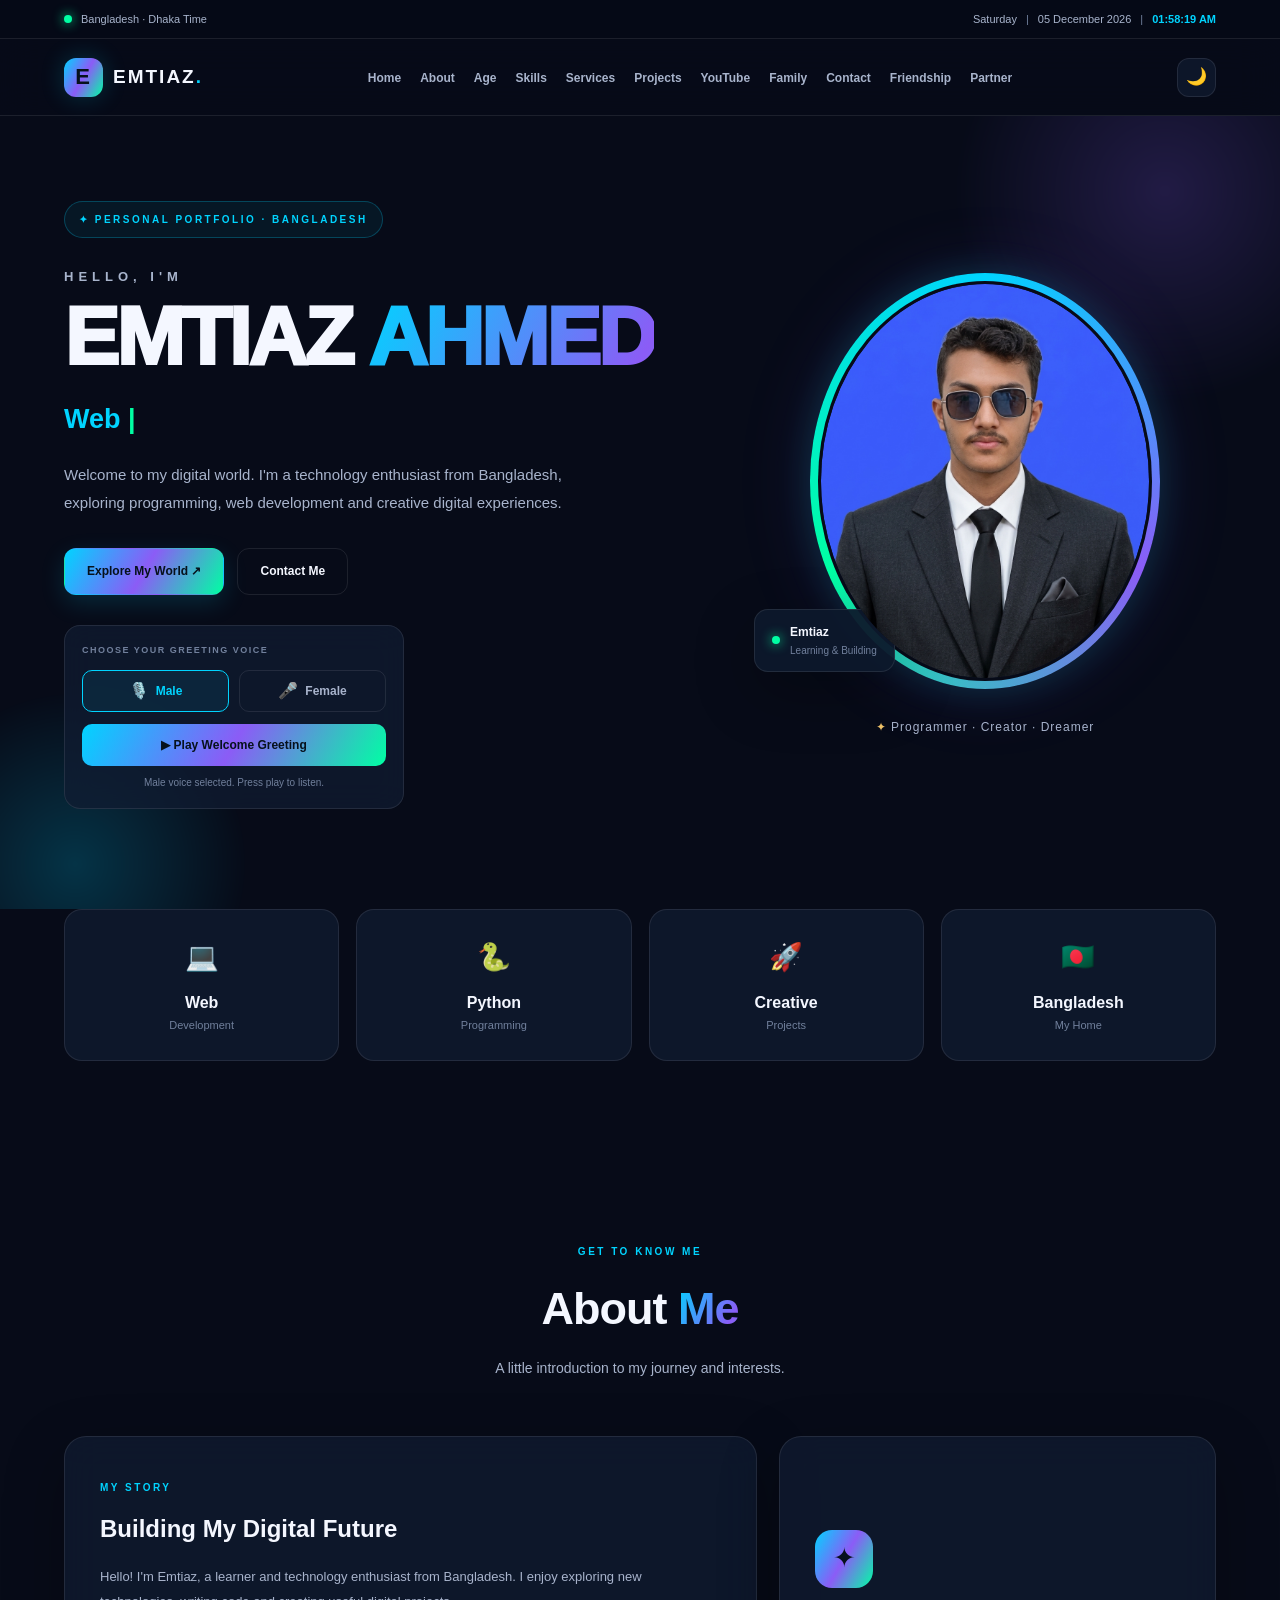
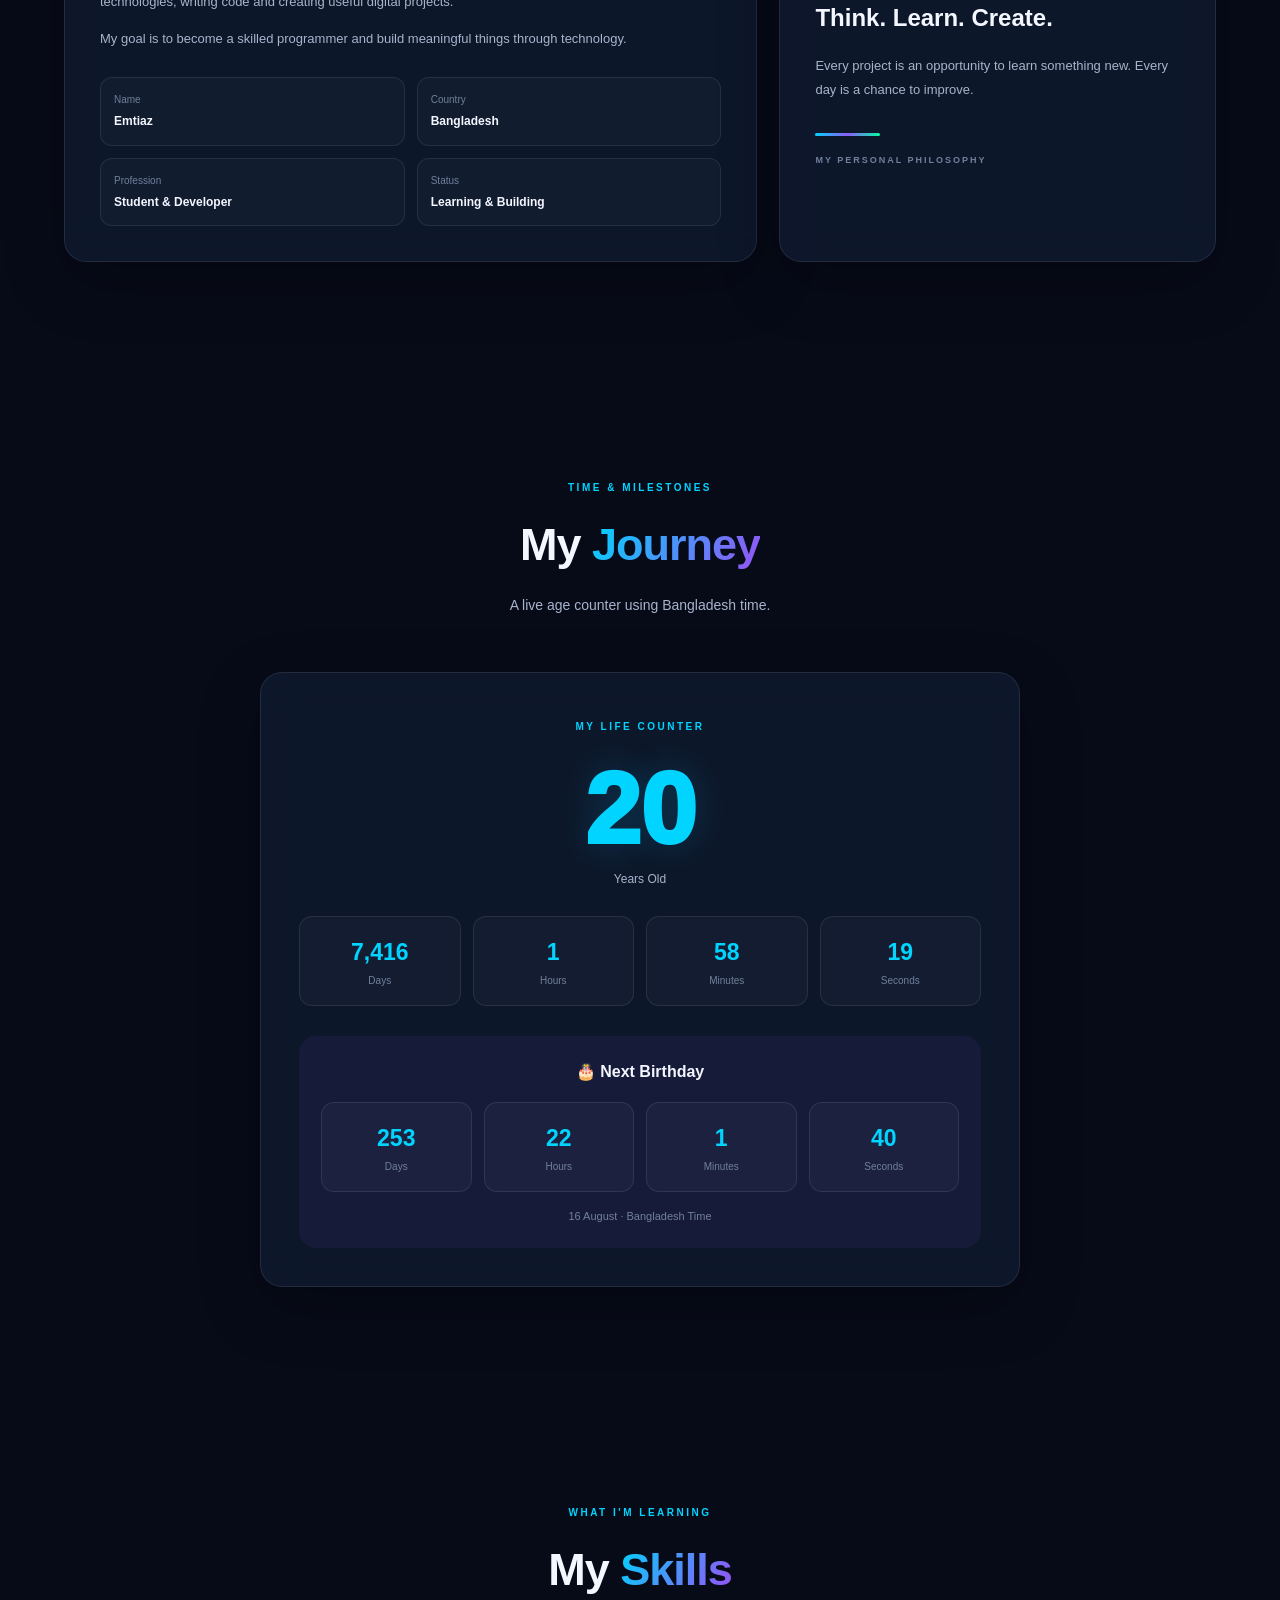
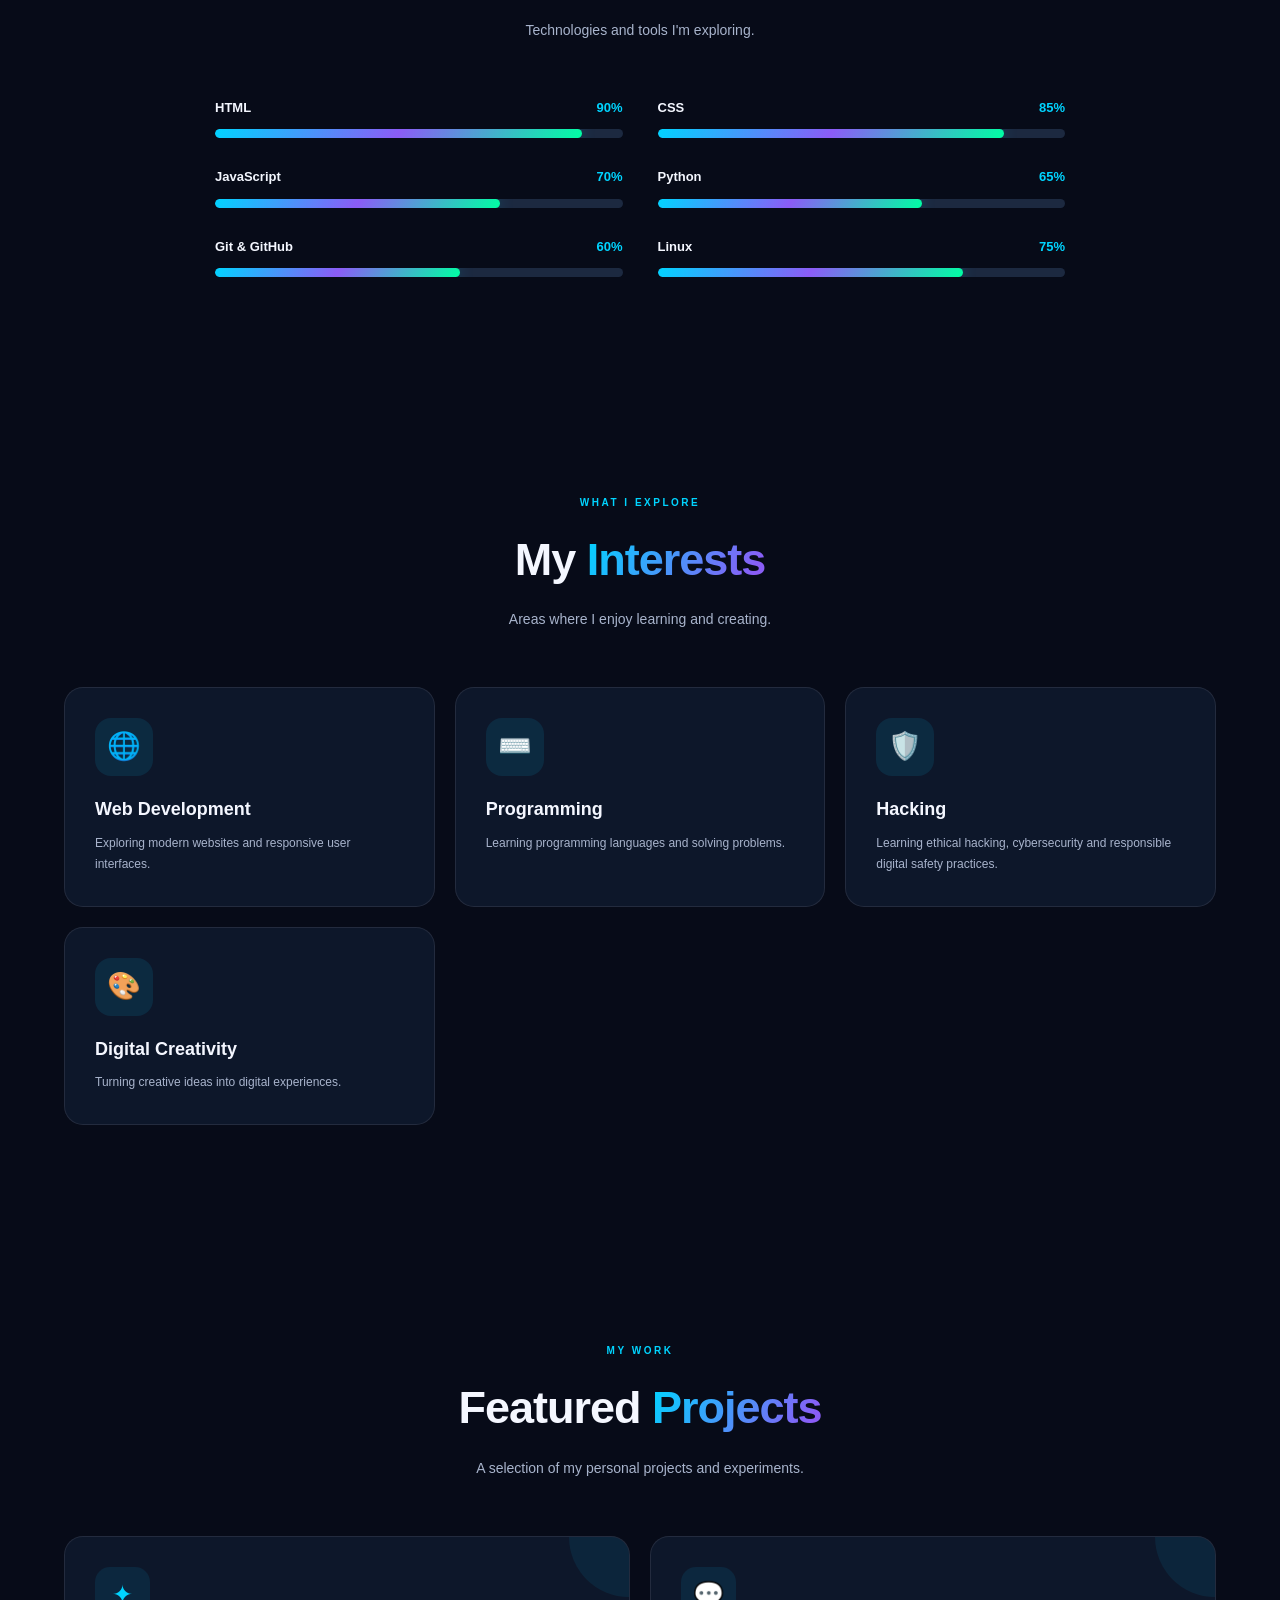
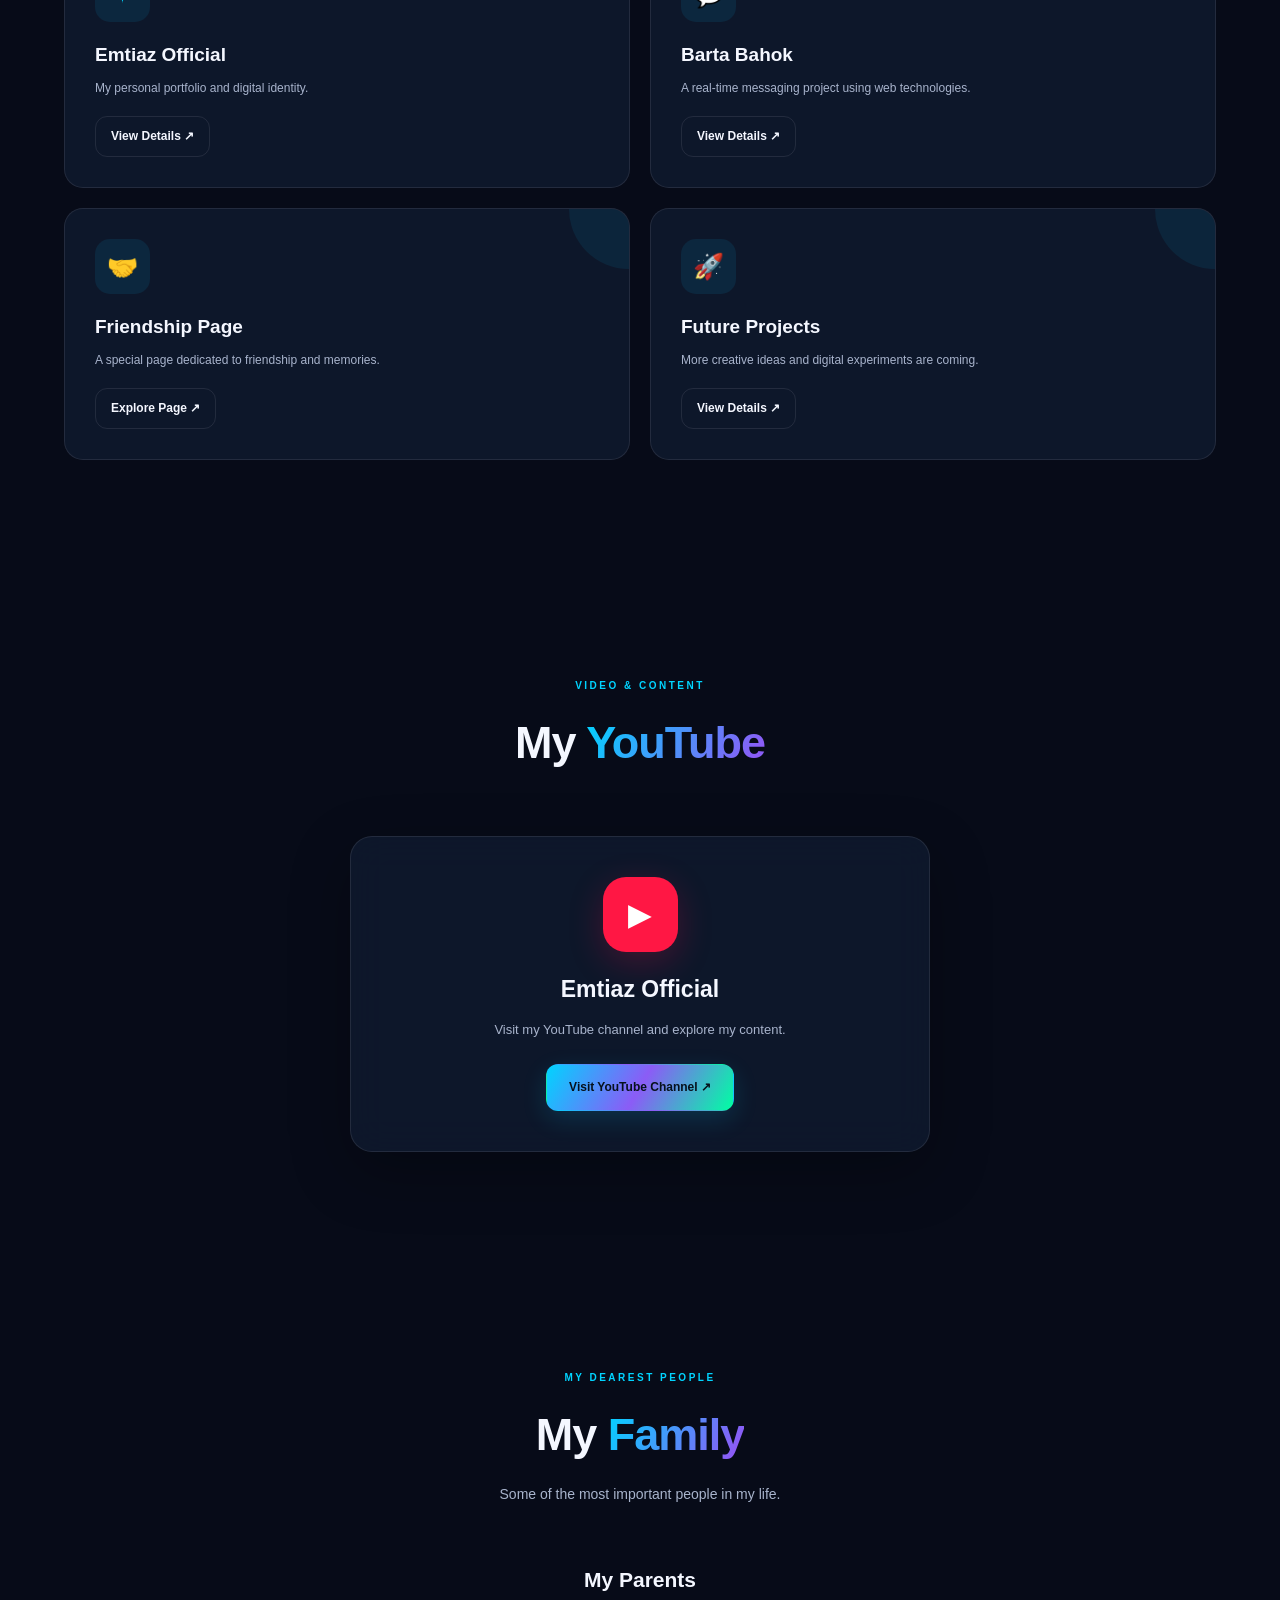
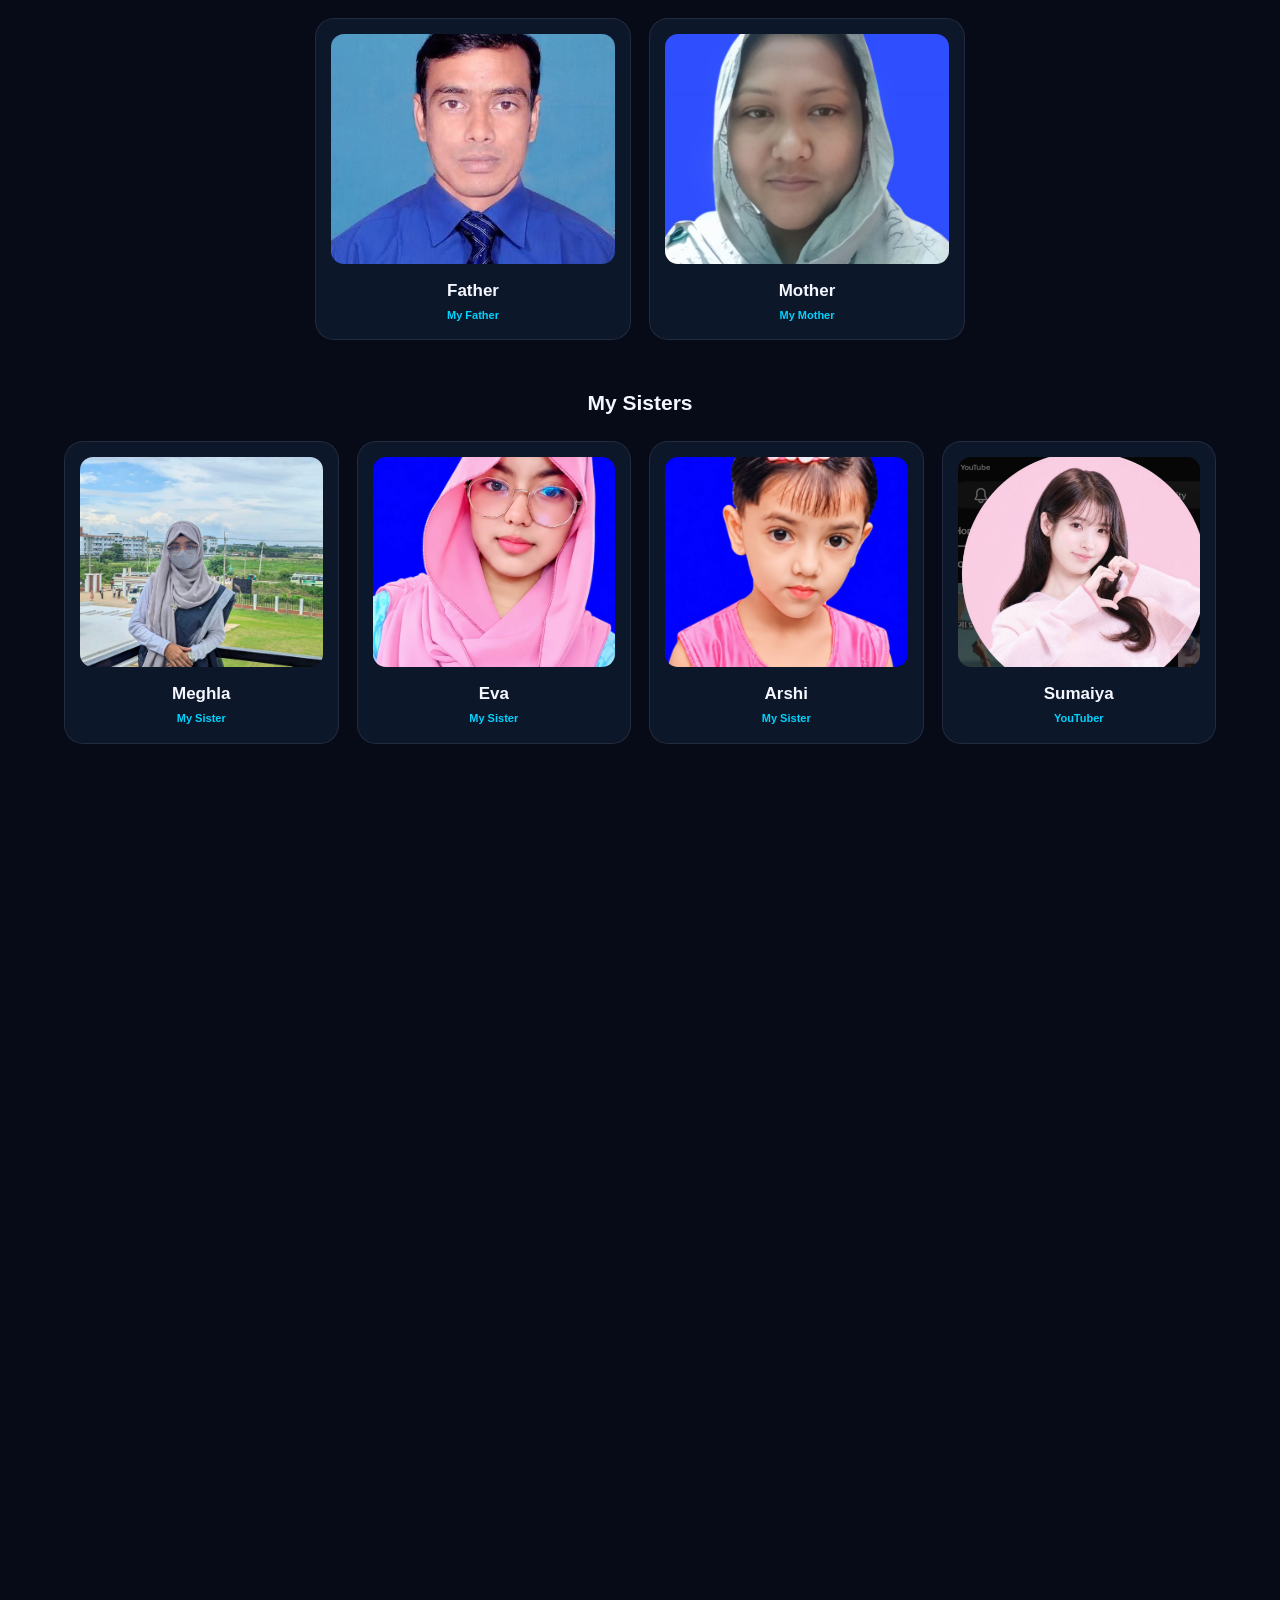
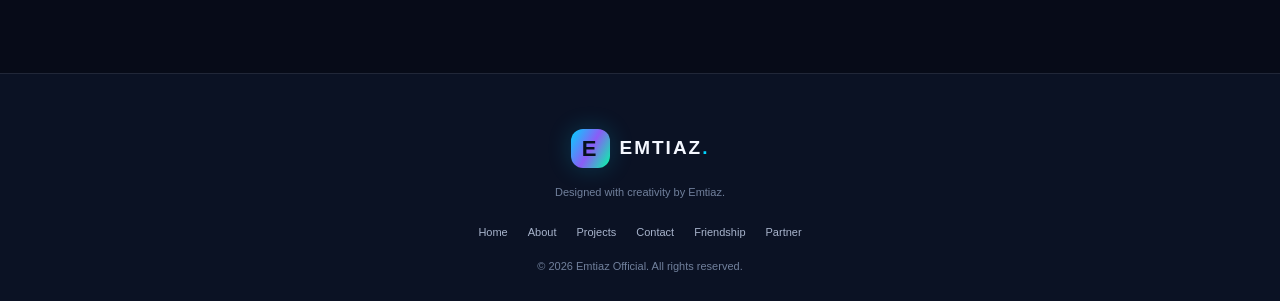
<file: index.html>
<!DOCTYPE html>
<html lang="en">
<head>
  <meta charset="UTF-8">
  <meta name="viewport" content="width=device-width, initial-scale=1.0">

  <title>Emtiaz Official | Premium Digital Experience</title>
  <meta name="description" content="Official website of Emtiaz — programmer, web developer and digital creator from Bangladesh.">
  <meta name="theme-color" content="#070b18">

  <link rel="icon" href="favicon.svg" type="image/svg+xml">
  <link rel="stylesheet" href="style.css">

  <meta http-equiv="Content-Security-Policy"
    content="default-src 'self'; script-src 'self'; style-src 'self' 'unsafe-inline'; img-src 'self' data:; font-src 'self' data:; connect-src 'self'; object-src 'none'; base-uri 'self'; form-action 'self' mailto:;">
</head>

<body>

  <div class="scroll-progress"></div>

  <!-- TOP INFORMATION BAR -->
  <div class="top-info-bar">
    <div class="container top-info-content">
      <div class="live-location">
        <span class="live-dot"></span>
        <span>Bangladesh · Dhaka Time</span>
      </div>

      <div class="dhaka-clock">
        <span id="dhakaDay">Loading...</span>
        <span class="clock-divider">|</span>
        <span id="dhakaDate">Loading...</span>
        <span class="clock-divider">|</span>
        <strong id="dhakaTime">00:00:00</strong>
      </div>
    </div>
  </div>

  <!-- HEADER -->
  <header class="site-header">
    <div class="container navbar">

      <a href="#home" class="brand">
        <span class="brand-mark">E</span>
        <span>EMTIAZ<span class="brand-dot">.</span></span>
      </a>

      <nav>
        <ul class="nav-menu" id="navMenu">
          <li><a href="#home">Home</a></li>
          <li><a href="#about">About</a></li>
          <li><a href="#age">Age</a></li>
          <li><a href="#skills">Skills</a></li>
          <li><a href="#services">Services</a></li>
          <li><a href="#projects">Projects</a></li>
          <li><a href="#youtube">YouTube</a></li>
          <li><a href="#family">Family</a></li>
          <li><a href="#contact">Contact</a></li>
          <li><a href="friendship.html">Friendship</a></li>
          <li><a href="partner.html">Partner</a></li>
        </ul>
      </nav>

      <div class="nav-actions">
        <button class="theme-toggle" id="themeToggle"
          type="button" aria-label="Toggle theme">🌙</button>

        <button class="menu-toggle" id="menuToggle"
          type="button" aria-label="Open menu"
          aria-expanded="false">☰</button>
      </div>

    </div>
  </header>

  <main>

    <!-- FRIDAY GREETING -->
    <section class="jumma-section" id="jummaSection" hidden>
      <div class="container">
        <div class="jumma-card">
          <div class="jumma-decoration">☪</div>
          <div>
            <span class="jumma-small">A SPECIAL FRIDAY WISH</span>
            <h2>Jummah Mubarak <span>❤️</span></h2>
            <p>May your Friday be filled with peace, blessings and happiness.</p>
          </div>
          <div class="jumma-decoration">🌙</div>
        </div>
      </div>
    </section>

    <!-- HERO -->
    <section class="hero" id="home">
      <div class="hero-orb hero-orb-one"></div>
      <div class="hero-orb hero-orb-two"></div>

      <div class="container hero-content">

        <div class="hero-text scroll-reveal">
          <span class="hero-tag">
            ✦ PERSONAL PORTFOLIO · BANGLADESH
          </span>

          <p class="hero-intro">HELLO, I'M</p>

          <h1>
            EMTIAZ
            <span class="gradient-text">AHMED</span>
          </h1>

          <h2>
            <span id="typingText">Programmer</span>
            <span class="typing-cursor">|</span>
          </h2>

          <p class="hero-description">
            Welcome to my digital world. I'm a technology enthusiast
            from Bangladesh, exploring programming, web development
            and creative digital experiences.
          </p>

          <div class="hero-buttons">
            <a href="#about" class="btn btn-primary">Explore My World ↗</a>
            <a href="#contact" class="btn btn-outline">Contact Me</a>
          </div>

          <div class="voice-panel">
            <span class="voice-label">CHOOSE YOUR GREETING VOICE</span>

            <div class="voice-buttons">
              <button type="button" class="voice-choice active"
                id="maleVoiceButton" aria-pressed="true">
                <span class="voice-icon">🎙️</span>
                <span>Male</span>
              </button>

              <button type="button" class="voice-choice"
                id="femaleVoiceButton" aria-pressed="false">
                <span class="voice-icon">🎤</span>
                <span>Female</span>
              </button>
            </div>

            <button type="button" class="voice-play-button" id="voiceButton">
              ▶ Play Welcome Greeting
            </button>

            <p class="voice-status" id="voiceStatus" aria-live="polite">
              Select a voice and press play.
            </p>
          </div>
        </div>

        <div class="hero-image-area scroll-reveal">
          <div class="profile-ring">
            <div class="profile-ring-inner">
              <img src="profile.jpg" alt="Emtiaz profile photo"
                class="hero-image">
            </div>
          </div>

          <div class="profile-floating-card">
            <span class="live-dot"></span>
            <div>
              <strong>Emtiaz</strong>
              <small>Learning & Building</small>
            </div>
          </div>

          <div class="profile-caption">
            <span>✦</span> Programmer · Creator · Dreamer
          </div>
        </div>

      </div>
    </section>

    <!-- STATS -->
    <section class="stats-section">
      <div class="container stats-grid">

        <div class="stat-card scroll-reveal">
          <span class="stat-icon">💻</span>
          <h3>Web</h3>
          <p>Development</p>
        </div>

        <div class="stat-card scroll-reveal">
          <span class="stat-icon">🐍</span>
          <h3>Python</h3>
          <p>Programming</p>
        </div>

        <div class="stat-card scroll-reveal">
          <span class="stat-icon">🚀</span>
          <h3>Creative</h3>
          <p>Projects</p>
        </div>

        <div class="stat-card scroll-reveal">
          <span class="stat-icon">🇧🇩</span>
          <h3>Bangladesh</h3>
          <p>My Home</p>
        </div>

      </div>
    </section>

    <!-- ABOUT -->
    <section id="about">
      <div class="container">

        <div class="section-heading scroll-reveal">
          <span class="section-kicker">GET TO KNOW ME</span>
          <h2>About <span class="gradient-text">Me</span></h2>
          <p>A little introduction to my journey and interests.</p>
        </div>

        <div class="about-grid">

          <div class="about-content glass-card scroll-reveal">
            <span class="card-kicker">MY STORY</span>
            <h3>Building My Digital Future</h3>

            <p>
              Hello! I'm Emtiaz, a learner and technology enthusiast
              from Bangladesh. I enjoy exploring new technologies,
              writing code and creating useful digital projects.
            </p>

            <p>
              My goal is to become a skilled programmer and build
              meaningful things through technology.
            </p>

            <div class="about-details">
              <div class="detail-item">
                <span>Name</span>
                <strong>Emtiaz</strong>
              </div>

              <div class="detail-item">
                <span>Country</span>
                <strong>Bangladesh</strong>
              </div>

              <div class="detail-item">
                <span>Profession</span>
                <strong>Student & Developer</strong>
              </div>

              <div class="detail-item">
                <span>Status</span>
                <strong>Learning & Building</strong>
              </div>
            </div>
          </div>

          <div class="about-highlight glass-card scroll-reveal">
            <div class="highlight-symbol">✦</div>
            <h3>Think. Learn. Create.</h3>
            <p>
              Every project is an opportunity to learn something new.
              Every day is a chance to improve.
            </p>
            <div class="highlight-line"></div>
            <span>MY PERSONAL PHILOSOPHY</span>
          </div>

        </div>
      </div>
    </section>

    <!-- AGE -->
    <section id="age">
      <div class="container">

        <div class="section-heading scroll-reveal">
          <span class="section-kicker">TIME & MILESTONES</span>
          <h2>My <span class="gradient-text">Journey</span></h2>
          <p>A live age counter using Bangladesh time.</p>
        </div>

        <div class="age-card glass-card scroll-reveal">
          <span class="card-kicker">MY LIFE COUNTER</span>
          <div class="age-number">
            <span id="ageYears">0</span>
            <small>Years Old</small>
          </div>

          <div class="age-grid">
            <div class="age-item">
              <strong id="ageDays">0</strong>
              <span>Days</span>
            </div>
            <div class="age-item">
              <strong id="ageHours">0</strong>
              <span>Hours</span>
            </div>
            <div class="age-item">
              <strong id="ageMinutes">0</strong>
              <span>Minutes</span>
            </div>
            <div class="age-item">
              <strong id="ageSeconds">0</strong>
              <span>Seconds</span>
            </div>
          </div>

          <div class="birthday-box">
            <h3>🎂 Next Birthday</h3>
            <div class="birthday-countdown">
              <div><strong id="countdownDays">0</strong><span>Days</span></div>
              <div><strong id="countdownHours">0</strong><span>Hours</span></div>
              <div><strong id="countdownMinutes">0</strong><span>Minutes</span></div>
              <div><strong id="countdownSeconds">0</strong><span>Seconds</span></div>
            </div>
            <p>16 August · Bangladesh Time</p>
          </div>

        </div>
      </div>
    </section>

    <!-- SKILLS -->
    <section id="skills">
      <div class="container">

        <div class="section-heading scroll-reveal">
          <span class="section-kicker">WHAT I'M LEARNING</span>
          <h2>My <span class="gradient-text">Skills</span></h2>
          <p>Technologies and tools I'm exploring.</p>
        </div>

        <div class="skills-grid">

          <div class="skill-item scroll-reveal">
            <div class="skill-info"><span>HTML</span><span>90%</span></div>
            <div class="skill-bar"><div class="skill-progress" style="width:90%"></div></div>
          </div>

          <div class="skill-item scroll-reveal">
            <div class="skill-info"><span>CSS</span><span>85%</span></div>
            <div class="skill-bar"><div class="skill-progress" style="width:85%"></div></div>
          </div>

          <div class="skill-item scroll-reveal">
            <div class="skill-info"><span>JavaScript</span><span>70%</span></div>
            <div class="skill-bar"><div class="skill-progress" style="width:70%"></div></div>
          </div>

          <div class="skill-item scroll-reveal">
            <div class="skill-info"><span>Python</span><span>65%</span></div>
            <div class="skill-bar"><div class="skill-progress" style="width:65%"></div></div>
          </div>

          <div class="skill-item scroll-reveal">
            <div class="skill-info"><span>Git & GitHub</span><span>60%</span></div>
            <div class="skill-bar"><div class="skill-progress" style="width:60%"></div></div>
          </div>

          <div class="skill-item scroll-reveal">
            <div class="skill-info"><span>Linux</span><span>75%</span></div>
            <div class="skill-bar"><div class="skill-progress" style="width:75%"></div></div>
          </div>

        </div>
      </div>
    </section>

    <!-- SERVICES -->
    <section id="services">
      <div class="container">

        <div class="section-heading scroll-reveal">
          <span class="section-kicker">WHAT I EXPLORE</span>
          <h2>My <span class="gradient-text">Interests</span></h2>
          <p>Areas where I enjoy learning and creating.</p>
        </div>

        <div class="services-grid">

          <article class="service-card scroll-reveal">
            <div class="service-icon">🌐</div>
            <h3>Web Development</h3>
            <p>Exploring modern websites and responsive user interfaces.</p>
          </article>

          <article class="service-card scroll-reveal">
            <div class="service-icon">⌨️</div>
            <h3>Programming</h3>
            <p>Learning programming languages and solving problems.</p>
          </article>

          <article class="service-card scroll-reveal">
            <div class="service-icon">🛡️</div>
            <h3>Hacking</h3>
            <p>Learning ethical hacking, cybersecurity and responsible digital safety practices.</p>
          </article>

          <article class="service-card scroll-reveal">
            <div class="service-icon">🎨</div>
            <h3>Digital Creativity</h3>
            <p>Turning creative ideas into digital experiences.</p>
          </article>

        </div>
      </div>
    </section>

    <!-- PROJECTS -->
    <section id="projects">
      <div class="container">

        <div class="section-heading scroll-reveal">
          <span class="section-kicker">MY WORK</span>
          <h2>Featured <span class="gradient-text">Projects</span></h2>
          <p>A selection of my personal projects and experiments.</p>
        </div>

        <div class="projects-grid">

          <article class="project-card scroll-reveal">
            <div class="project-icon">✦</div>
            <h3>Emtiaz Official</h3>
            <p>My personal portfolio and digital identity.</p>
            <button class="btn btn-outline project-details"
              data-title="Emtiaz Official"
              data-description="My personal portfolio website, built to share my journey, interests, skills and projects.">
              View Details ↗
            </button>
          </article>

          <article class="project-card scroll-reveal">
            <div class="project-icon">💬</div>
            <h3>Barta Bahok</h3>
            <p>A real-time messaging project using web technologies.</p>
            <button class="btn btn-outline project-details"
              data-title="Barta Bahok"
              data-description="A real-time chat application project developed with web technologies and Socket.IO.">
              View Details ↗
            </button>
          </article>

          <article class="project-card scroll-reveal">
            <div class="project-icon">🤝</div>
            <h3>Friendship Page</h3>
            <p>A special page dedicated to friendship and memories.</p>
            <a href="friendship.html" class="btn btn-outline">Explore Page ↗</a>
          </article>

          <article class="project-card scroll-reveal">
            <div class="project-icon">🚀</div>
            <h3>Future Projects</h3>
            <p>More creative ideas and digital experiments are coming.</p>
            <button class="btn btn-outline project-details"
              data-title="Future Projects"
              data-description="This space is reserved for upcoming projects and new ideas.">
              View Details ↗
            </button>
          </article>

        </div>
      </div>
    </section>

    <!-- YOUTUBE -->
    <section id="youtube">
      <div class="container">

        <div class="section-heading scroll-reveal">
          <span class="section-kicker">VIDEO & CONTENT</span>
          <h2>My <span class="gradient-text">YouTube</span></h2>
        </div>

        <div class="youtube-card glass-card scroll-reveal">
          <div class="youtube-icon">▶</div>
          <h3>Emtiaz Official</h3>
          <p>Visit my YouTube channel and explore my content.</p>
          <a href="https://www.youtube.com/@emtiaz-official01"
            target="_blank" rel="noopener noreferrer"
            class="btn btn-primary">Visit YouTube Channel ↗</a>
        </div>

      </div>
    </section>

    <!-- FAMILY -->
    <section id="family">
      <div class="container">

        <div class="section-heading scroll-reveal">
          <span class="section-kicker">MY DEAREST PEOPLE</span>
          <h2>My <span class="gradient-text">Family</span></h2>
          <p>Some of the most important people in my life.</p>
        </div>

        <h3 class="family-subheading">My Parents</h3>

        <div class="family-grid parent-grid">

          <article class="family-card scroll-reveal">
            <img src="assets/abbu.jpg" alt="My Father">
            <h3>Father</h3>
            <p class="role">My Father</p>
          </article>

          <article class="family-card scroll-reveal">
            <img src="assets/ammu.jpg" alt="My Mother">
            <h3>Mother</h3>
            <p class="role">My Mother</p>
          </article>

        </div>

        <h3 class="family-subheading">My Sisters</h3>

        <div class="family-grid">

          <article class="family-card scroll-reveal">
            <img src="assets/meghla.jpg" alt="Meghla">
            <h3>Meghla</h3>
            <p class="role">My Sister</p>
          </article>

          <article class="family-card scroll-reveal">
            <img src="assets/eva.jpg" alt="Eva">
            <h3>Eva</h3>
            <p class="role">My Sister</p>
          </article>

          <article class="family-card scroll-reveal">
            <img src="assets/arshi.jpg" alt="Arshi">
            <h3>Arshi</h3>
            <p class="role">My Sister</p>
          </article>

          <article class="family-card scroll-reveal">
            <img src="assets/sumaiya.jpg" alt="Sumaiya">
            <h3>Sumaiya</h3>
            <p class="role">YouTuber</p>
          </article>

        </div>
      </div>
    </section>

    <!-- CONTACT -->
    <section id="contact">
      <div class="container">

        <div class="section-heading scroll-reveal">
          <span class="section-kicker">LET'S CONNECT</span>
          <h2>Contact <span class="gradient-text">Me</span></h2>
          <p>Have a question or a project idea? Send me a message.</p>
        </div>

        <div class="contact-grid">

          <div class="contact-info scroll-reveal">
            <h3>Contact Information</h3>
            <p>✉️ Email: mdemtiaz36900@gmail.com</p>
            <p>📱 Phone: +8801798665955</p>
            <p>📍 Bangladesh</p>
            <a class="btn btn-outline"
              href="https://www.youtube.com/@emtiaz-official01"
              target="_blank" rel="noopener noreferrer">
              YouTube ↗
            </a>
          </div>

          <form class="contact-form scroll-reveal" id="contactForm">
            <input type="text" id="contactName"
              placeholder="Your Name" maxlength="80" required>

            <input type="email" id="contactEmail"
              placeholder="Your Email" maxlength="120" required>

            <textarea id="contactMessage"
              placeholder="Write your message..."
              rows="5" maxlength="2000" required></textarea>

            <button type="submit" class="btn btn-primary">
              Send Message ↗
            </button>

            <p id="formMessage" aria-live="polite"></p>
          </form>

        </div>
      </div>
    </section>

  </main>

  <!-- PROJECT MODAL -->
  <div class="project-modal" id="projectModal"
    role="dialog" aria-modal="true" aria-labelledby="modalTitle">

    <div class="modal-content">
      <button class="modal-close" id="modalClose"
        type="button" aria-label="Close">×</button>

      <span class="section-kicker">PROJECT INFORMATION</span>
      <h2 id="modalTitle">Project Details</h2>
      <p id="modalDescription"></p>
    </div>

  </div>

  <!-- FOOTER -->
  <footer class="site-footer">
    <div class="container">

      <a href="#home" class="brand footer-brand">
        <span class="brand-mark">E</span>
        <span>EMTIAZ<span class="brand-dot">.</span></span>
      </a>

      <p>Designed with creativity by Emtiaz.</p>

      <div class="footer-links">
        <a href="#home">Home</a>
        <a href="#about">About</a>
        <a href="#projects">Projects</a>
        <a href="#contact">Contact</a>
        <a href="friendship.html">Friendship</a>
        <a href="partner.html">Partner</a>
      </div>

      <p>© <span id="currentYear"></span> Emtiaz Official. All rights reserved.</p>

    </div>
  </footer>

  <button class="back-to-top" id="backToTop"
    type="button" aria-label="Back to top">↑</button>

  <script src="script.js" defer></script>
</body>
</html>
</file>
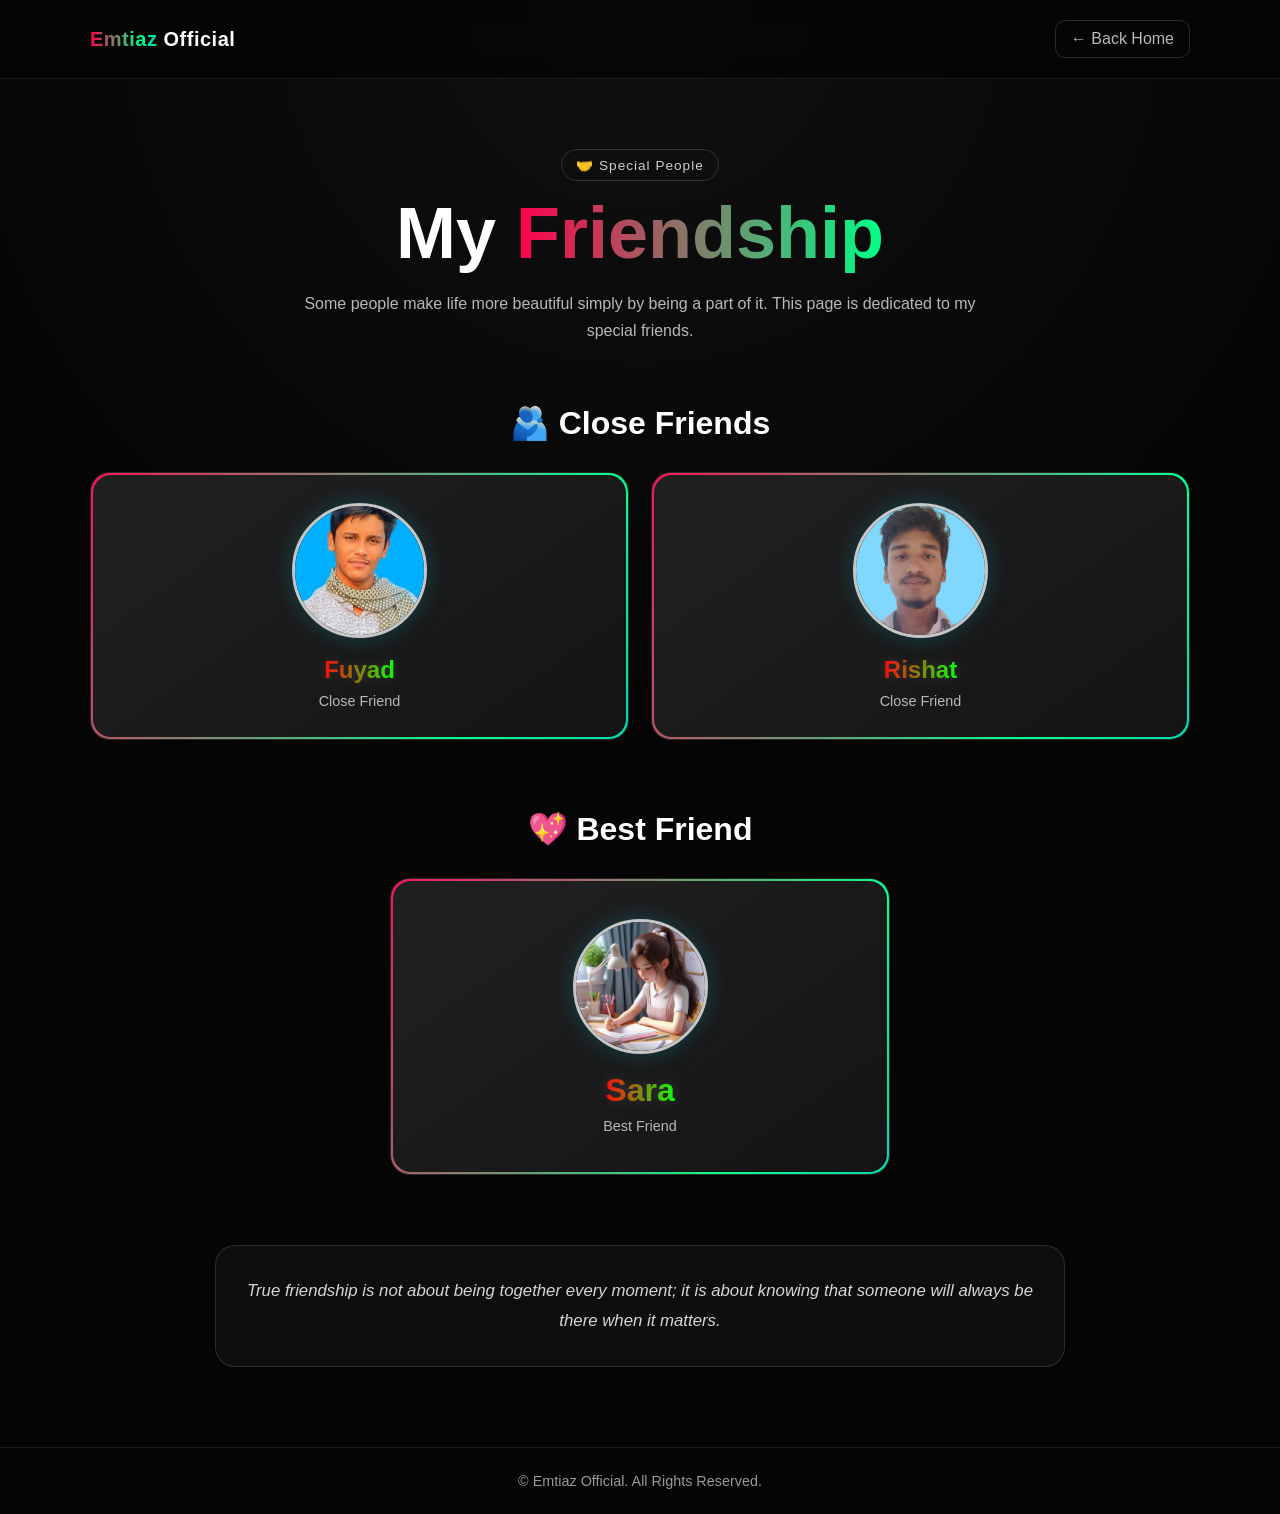
<file: friendship.html>
<!DOCTYPE html>
<html lang="en">
<head>
  <meta charset="UTF-8">
  <meta name="viewport" content="width=device-width, initial-scale=1.0">

  <meta http-equiv="Content-Security-Policy" content="
    default-src 'self';
    script-src 'self';
    style-src 'self' 'unsafe-inline';
    img-src 'self' data:;
    font-src 'self';
    connect-src 'self';
    object-src 'none';
    base-uri 'self';
    form-action 'self';
    upgrade-insecure-requests;
  ">

  <meta name="referrer" content="strict-origin-when-cross-origin">

  <title>Friendship | Emtiaz Official</title>

  <meta name="description" content="Emtiaz Official friendship page featuring close friends and best friend.">
  <meta name="author" content="Emtiaz">
  <meta name="robots" content="index, follow">

  <link rel="canonical" href="https://imtiaz96.github.io/friendship.html">
  <link rel="icon" type="image/svg+xml" href="favicon.svg">

  <style>
    :root {
      --bg: #050505;
      --card: #101010;
      --card-border: rgba(255,255,255,0.10);
      --text: #ffffff;
      --muted: #b8b8b8;
    }

    * {
      margin: 0;
      padding: 0;
      box-sizing: border-box;
    }

    html {
      scroll-behavior: smooth;
    }

    body {
      min-height: 100vh;
      background:
        radial-gradient(circle at top, rgba(80,80,80,0.15), transparent 45%),
        var(--bg);
      color: var(--text);
      font-family: Arial, Helvetica, sans-serif;
      overflow-x: hidden;
    }

    .navbar {
      width: 100%;
      padding: 20px;
      border-bottom: 1px solid rgba(255,255,255,0.08);
      background: rgba(5,5,5,0.85);
      backdrop-filter: blur(12px);
      position: sticky;
      top: 0;
      z-index: 100;
    }

    .nav-container {
      width: min(1100px, 92%);
      margin: auto;
      display: flex;
      align-items: center;
      justify-content: space-between;
      gap: 20px;
    }

    .logo {
      color: white;
      text-decoration: none;
      font-size: 1.25rem;
      font-weight: 800;
      letter-spacing: 0.5px;
    }

    .logo span {
      background: linear-gradient(90deg, #ff004c, #00ff88, #0088ff, #b000ff, #ff004c);
      background-size: 300% 300%;
      -webkit-background-clip: text;
      background-clip: text;
      color: transparent;
      animation: logoRGB 5s linear infinite;
    }

    @keyframes logoRGB {
      0% { background-position: 0% 50%; }
      50% { background-position: 100% 50%; }
      100% { background-position: 0% 50%; }
    }

    .back-home {
      color: var(--muted);
      text-decoration: none;
      padding: 9px 15px;
      border: 1px solid rgba(255,255,255,0.15);
      border-radius: 10px;
      transition: 0.3s ease;
    }

    .back-home:hover {
      color: white;
      border-color: rgba(255,255,255,0.4);
      transform: translateY(-2px);
    }

    .friendship-hero {
      width: min(1000px, 92%);
      margin: 70px auto 40px;
      text-align: center;
    }

    .friendship-tag {
      display: inline-block;
      margin-bottom: 15px;
      padding: 7px 14px;
      border-radius: 999px;
      border: 1px solid rgba(255,255,255,0.15);
      color: #cfcfcf;
      font-size: 0.85rem;
      letter-spacing: 1px;
    }

    .friendship-hero h1 {
      font-size: clamp(2.2rem, 7vw, 4.5rem);
      line-height: 1.05;
      margin-bottom: 18px;
    }

    .gradient-title {
      background: linear-gradient(90deg, #ff004c, #00ff88, #0088ff, #b000ff, #ff004c);
      background-size: 400% 400%;
      -webkit-background-clip: text;
      background-clip: text;
      color: transparent;
      animation: gradientMove 6s ease infinite;
    }

    @keyframes gradientMove {
      0% { background-position: 0% 50%; }
      50% { background-position: 100% 50%; }
      100% { background-position: 0% 50%; }
    }

    .friendship-hero p {
      max-width: 700px;
      margin: auto;
      color: var(--muted);
      line-height: 1.7;
      font-size: 1rem;
    }

    .friends-section {
      width: min(1100px, 92%);
      margin: 60px auto;
    }

    .section-title {
      text-align: center;
      font-size: 2rem;
      margin-bottom: 30px;
    }

    .friends-grid {
      display: grid;
      grid-template-columns: repeat(auto-fit, minmax(230px, 1fr));
      gap: 22px;
    }

    .friend-card {
      position: relative;
      padding: 30px 20px;
      text-align: center;
      background: linear-gradient(145deg, rgba(255,255,255,0.07), rgba(255,255,255,0.02));
      border: 1px solid var(--card-border);
      border-radius: 20px;
      overflow: hidden;
      transition: transform 0.35s ease, border-color 0.35s ease, box-shadow 0.35s ease;
    }

    .friend-card::before {
      content: "";
      position: absolute;
      inset: -2px;
      background: linear-gradient(120deg, #ff004c, #00ff88, #0088ff, #b000ff, #ff004c);
      background-size: 300% 300%;
      animation: borderRGB 5s linear infinite;
      z-index: -2;
    }

    .friend-card::after {
      content: "";
      position: absolute;
      inset: 2px;
      background: var(--card);
      border-radius: 18px;
      z-index: -1;
    }

    @keyframes borderRGB {
      0% { background-position: 0% 50%; }
      50% { background-position: 100% 50%; }
      100% { background-position: 0% 50%; }
    }

    .friend-card:hover {
      transform: translateY(-8px);
      border-color: rgba(255,255,255,0.4);
      box-shadow: 0 15px 45px rgba(0,0,0,0.45);
    }

    /* FRIEND PHOTOS */
    .friend-photo {
      display: block;
      width: 135px;
      height: 135px;
      margin: 0 auto 18px;
      border-radius: 50%;
      object-fit: cover;
      object-position: center;
      border: 3px solid rgba(255,255,255,0.75);
      box-shadow: 0 0 22px rgba(0,212,255,0.22);
      transition: transform 0.35s ease, box-shadow 0.35s ease;
    }

    .friend-card:hover .friend-photo {
      transform: scale(1.06);
      box-shadow: 0 0 28px rgba(176,0,255,0.4);
    }

    .friend-name {
      display: inline-block;
      font-size: 1.5rem;
      font-weight: 800;
      background: linear-gradient(90deg, #ff0000, #00ff00, #0088ff, #b000ff, #ff0000);
      background-size: 400% 400%;
      -webkit-background-clip: text;
      background-clip: text;
      color: transparent;
      animation: rgbName 4s linear infinite;
      text-shadow: 0 0 12px rgba(255,255,255,0.15);
      transition: transform 0.3s ease;
    }

    @keyframes rgbName {
      0% { background-position: 0% 50%; }
      25% { background-position: 50% 50%; }
      50% { background-position: 100% 50%; }
      75% { background-position: 50% 50%; }
      100% { background-position: 0% 50%; }
    }

    .friend-card:hover .friend-name {
      transform: scale(1.08);
    }

    .friend-role {
      margin-top: 9px;
      color: var(--muted);
      font-size: 0.9rem;
    }

    .best-friend {
      margin-top: 70px;
    }

    .best-friend .friend-card {
      max-width: 500px;
      margin: auto;
      padding: 40px 25px;
    }

    .best-friend .friend-name {
      font-size: 2rem;
    }

    .friendship-quote {
      width: min(850px, 92%);
      margin: 70px auto;
      padding: 30px;
      text-align: center;
      border: 1px solid rgba(255,255,255,0.12);
      border-radius: 20px;
      background: rgba(255,255,255,0.04);
    }

    .friendship-quote p {
      color: #d5d5d5;
      font-size: 1.05rem;
      line-height: 1.8;
      font-style: italic;
    }

    .footer {
      margin-top: 80px;
      padding: 25px 20px;
      text-align: center;
      border-top: 1px solid rgba(255,255,255,0.08);
      color: #999;
      font-size: 0.9rem;
    }

    @media (max-width: 600px) {
      .navbar { padding: 16px; }
      .nav-container { width: 94%; }
      .logo { font-size: 1.05rem; }
      .back-home { padding: 8px 12px; font-size: 0.85rem; }
      .friendship-hero { margin-top: 50px; }
      .friendship-hero h1 { font-size: 2.4rem; }
      .friendship-hero p { font-size: 0.92rem; }
      .friends-section { margin-top: 45px; }
      .section-title { font-size: 1.6rem; }
      .friends-grid { grid-template-columns: 1fr; }
      .friend-card { padding: 28px 18px; }
      .best-friend { margin-top: 50px; }
      .friendship-quote { margin-top: 50px; padding: 24px 18px; }
    }

    @media (prefers-reduced-motion: reduce) {
      html { scroll-behavior: auto; }

      *,
      *::before,
      *::after {
        animation-duration: 0.01ms !important;
        animation-iteration-count: 1 !important;
        transition-duration: 0.01ms !important;
      }
    }
  </style>
</head>

<body>

  <header class="navbar">
    <div class="nav-container">
      <a href="index.html" class="logo">
        <span>Emtiaz</span> Official
      </a>

      <a href="index.html" class="back-home">
        ← Back Home
      </a>
    </div>
  </header>

  <main>

    <section class="friendship-hero">
      <span class="friendship-tag">
        🤝 Special People
      </span>

      <h1>
        My
        <span class="gradient-title">Friendship</span>
      </h1>

      <p>
        Some people make life more beautiful simply
        by being a part of it. This page is dedicated
        to my special friends.
      </p>
    </section>

    <section class="friends-section">

      <h2 class="section-title">
        🫂 Close Friends
      </h2>

      <div class="friends-grid">

        <!-- FUYAD -->
        <div class="friend-card">
          <img
            class="friend-photo"
            src="assets/fuyad.jpg"
            alt="Fuyad"
            loading="lazy"
          >

          <h3 class="friend-name">Fuyad</h3>

          <p class="friend-role">
            Close Friend
          </p>
        </div>

        <!-- RISHAT -->
        <div class="friend-card">
          <img
            class="friend-photo"
            src="assets/rishat.jpg"
            alt="Rishat"
            loading="lazy"
          >

          <h3 class="friend-name">Rishat</h3>

          <p class="friend-role">
            Close Friend
          </p>
        </div>

      </div>
    </section>

    <section class="friends-section best-friend">

      <h2 class="section-title">
        💖 Best Friend
      </h2>

      <div class="friend-card">

        <img
          class="friend-photo"
          src="assets/sara.jpg"
          alt="Sara"
          loading="lazy"
        >

        <h3 class="friend-name">Sara</h3>

        <p class="friend-role">
          Best Friend
        </p>

      </div>
    </section>

    <section class="friendship-quote">
      <p>
        True friendship is not about being together
        every moment; it is about knowing that someone
        will always be there when it matters.
      </p>
    </section>

  </main>

  <footer class="footer">
    <p>
      © <span id="currentYear"></span>
      Emtiaz Official. All Rights Reserved.
    </p>
  </footer>

  <script>
    document.addEventListener("DOMContentLoaded", () => {
      const currentYear = document.getElementById("currentYear");

      if (currentYear) {
        currentYear.textContent = new Date().getFullYear();
      }
    });
  </script>

</body>
</html>
</file>
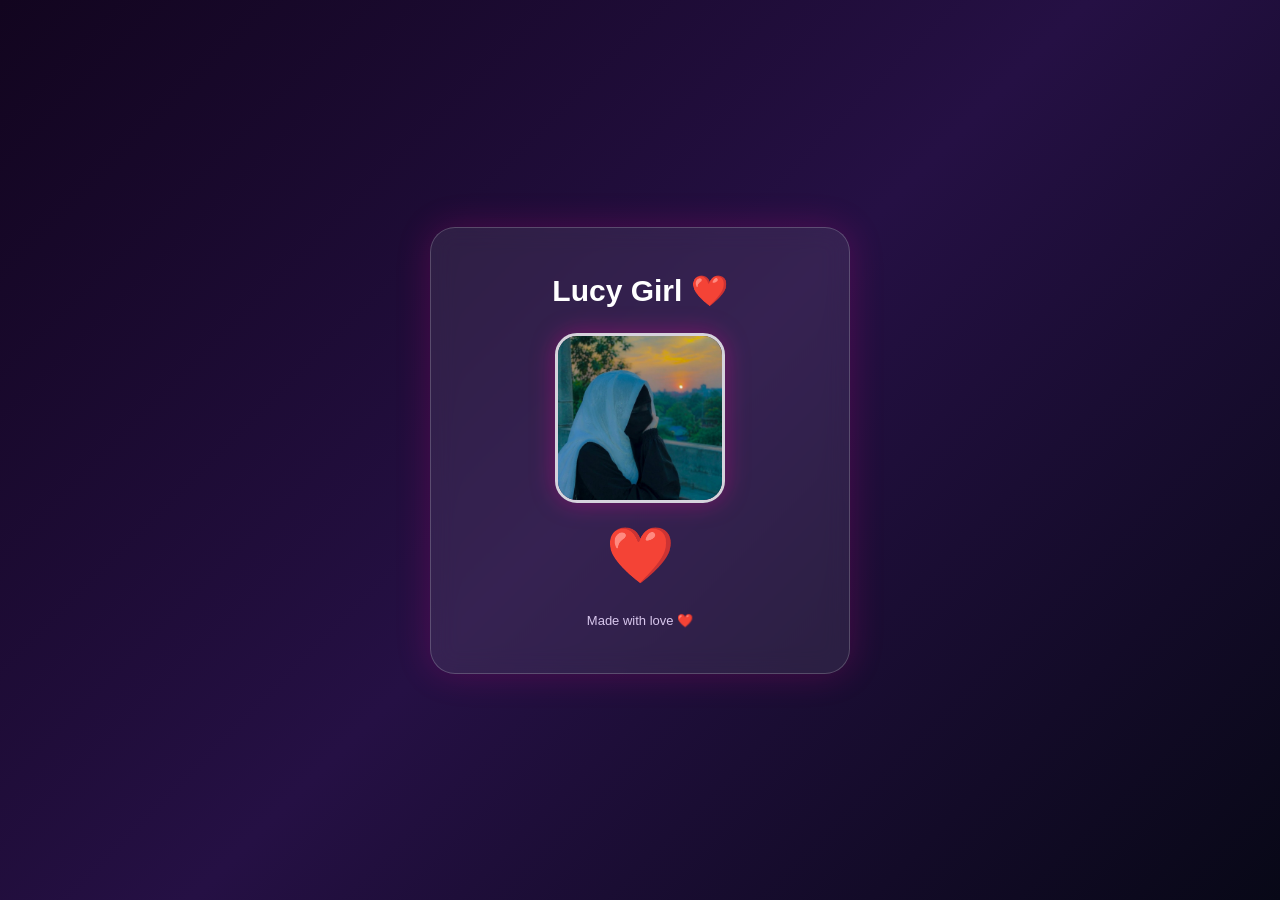
<file: partner.html>
<!DOCTYPE html>
<html lang="en">
<head>
<meta charset="UTF-8">
<meta name="viewport" content="width=device-width, initial-scale=1.0">
<meta name="referrer" content="strict-origin-when-cross-origin">
<meta name="theme-color" content="#12051f">

<title>Lucy Girl ❤️</title>

<style>
* {
    margin: 0;
    padding: 0;
    box-sizing: border-box;
}

body {
    min-height: 100vh;
    display: flex;
    justify-content: center;
    align-items: center;
    background: linear-gradient(135deg, #12051f, #251044, #080817);
    font-family: Arial, sans-serif;
    color: white;
    text-align: center;
    overflow: hidden;
}

.card {
    width: 90%;
    max-width: 420px;
    padding: 45px 20px;
    border: 1px solid rgba(255,255,255,0.2);
    border-radius: 25px;
    background: rgba(255,255,255,0.08);
    box-shadow: 0 0 35px rgba(255,0,150,0.2);
    backdrop-filter: blur(12px);
}

h1 {
    font-size: 30px;
    margin-bottom: 25px;
    animation: rgb 4s linear infinite;
}

.partner-photo {
    display: block;
    width: 170px;
    height: 170px;
    margin: 0 auto 20px;
    border-radius: 22px;
    object-fit: cover;
    object-position: center;
    border: 3px solid rgba(255,255,255,0.8);
    box-shadow: 0 0 25px rgba(255,0,150,0.35);
}

.love {
    font-size: 55px;
    margin: 15px 0;
    animation: heartbeat 1.4s infinite;
}

.subtitle {
    margin-top: 25px;
    font-size: 13px;
    color: #d8c7ed;
}

@keyframes rgb {
    0% { color: #ff1744; }
    25% { color: #ff00cc; }
    50% { color: #00d4ff; }
    75% { color: #a855f7; }
    100% { color: #ff1744; }
}

@keyframes heartbeat {
    0%, 100% { transform: scale(1); }
    50% { transform: scale(1.2); }
}

@media (max-width: 400px) {
    h1 {
        font-size: 25px;
    }

    .partner-photo {
        width: 150px;
        height: 150px;
    }
}
</style>
</head>

<body>

<main class="card">

    <h1>Lucy Girl ❤️</h1>

    <img
        class="partner-photo"
        src="assets/partner.jpg"
        alt="Lucy Girl"
    >

    <div class="love">❤️</div>

    <p class="subtitle">Made with love ❤️</p>

</main>

</body>
</html>
</file>
<file: style.css>
/* =========================================================
   EMTIAZ OFFICIAL — LUXURY PREMIUM DESIGN
   STEP 2 / 3 — COMPLETE STYLE.CSS
========================================================= */

/* =========================
   ROOT & GLOBAL
========================= */

:root {
  --bg-primary: #070b18;
  --bg-secondary: #0b1224;
  --bg-tertiary: #101a30;

  --card-bg: rgba(17, 29, 51, 0.72);
  --card-solid: #111d33;

  --text-primary: #f4f7ff;
  --text-secondary: #a8b4cc;
  --text-muted: #71809c;

  --primary: #00d4ff;
  --secondary: #8b5cf6;
  --accent: #00ffa3;
  --gold: #f5c76b;

  --border: rgba(255, 255, 255, 0.09);
  --shadow: 0 20px 60px rgba(0, 0, 0, 0.28);

  --gradient: linear-gradient(
    120deg,
    #00d4ff,
    #8b5cf6,
    #00ffa3
  );

  --radius: 22px;
  --transition: 0.3s ease;
}

* {
  margin: 0;
  padding: 0;
  box-sizing: border-box;
}

html {
  scroll-behavior: smooth;
  scroll-padding-top: 90px;
}

body {
  font-family:
    Inter,
    "Segoe UI",
    Arial,
    sans-serif;

  background: var(--bg-primary);
  color: var(--text-primary);

  line-height: 1.7;
  overflow-x: hidden;

  transition:
    background 0.35s ease,
    color 0.35s ease;
}

body.light-theme {
  --bg-primary: #f3f6fc;
  --bg-secondary: #eaf0fa;
  --bg-tertiary: #ffffff;

  --card-bg: rgba(255, 255, 255, 0.85);
  --card-solid: #ffffff;

  --text-primary: #101a30;
  --text-secondary: #526078;
  --text-muted: #71809c;

  --border: rgba(15, 30, 55, 0.1);
  --shadow: 0 20px 55px rgba(25, 45, 80, 0.1);
}

body.light-theme .site-header {
  background: rgba(243, 246, 252, 0.88);
}

body.light-theme .top-info-bar {
  background: #e9eff8;
}

body.light-theme .profile-floating-card,
body.light-theme .modal-content {
  background: rgba(255, 255, 255, 0.96);
}

body.light-theme .nav-menu {
  background: var(--bg-tertiary);
}

body.light-theme .skill-bar {
  background: #dce4f1;
}

body.light-theme .contact-form input,
body.light-theme .contact-form textarea {
  background: #ffffff;
  color: #101a30;
}

body.light-theme .jumma-card {
  background:
    radial-gradient(circle at top left, rgba(245, 199, 107, 0.2), transparent 45%),
    linear-gradient(120deg, #fff9e9, #f4edff);
  color: #20243a;
}

button,
input,
textarea {
  font: inherit;
}

button,
a {
  -webkit-tap-highlight-color: transparent;
}

a {
  color: inherit;
  text-decoration: none;
}

button {
  cursor: pointer;
}

img {
  max-width: 100%;
  display: block;
}

section {
  position: relative;
  padding: 105px 0;
}

.container {
  width: min(1160px, 90%);
  margin: 0 auto;
}

::selection {
  color: #06111c;
  background: var(--primary);
}

/* =========================
   SCROLL PROGRESS
========================= */

.scroll-progress {
  position: fixed;
  top: 0;
  left: 0;
  width: 0%;
  height: 3px;
  background: var(--gradient);
  z-index: 9999;
  box-shadow: 0 0 15px var(--primary);
}

/* =========================
   TOP INFORMATION BAR
========================= */

.top-info-bar {
  position: relative;
  z-index: 1001;
  background: #050916;
  border-bottom: 1px solid var(--border);
}

.top-info-content {
  min-height: 38px;
  display: flex;
  justify-content: space-between;
  align-items: center;
  gap: 15px;
  font-size: 11px;
  color: var(--text-secondary);
}

.live-location,
.dhaka-clock {
  display: flex;
  align-items: center;
  gap: 9px;
}

.live-dot {
  display: inline-block;
  width: 8px;
  height: 8px;
  min-width: 8px;
  border-radius: 50%;
  background: var(--accent);
  box-shadow: 0 0 12px var(--accent);
  animation: livePulse 1.8s infinite;
}

.dhaka-clock strong {
  color: var(--primary);
  font-weight: 700;
  font-variant-numeric: tabular-nums;
}

.clock-divider {
  color: var(--text-muted);
}

/* =========================
   HEADER & NAVIGATION
========================= */

.site-header {
  position: sticky;
  top: 0;
  z-index: 1000;

  background: rgba(7, 11, 24, 0.88);
  backdrop-filter: blur(20px);
  -webkit-backdrop-filter: blur(20px);

  border-bottom: 1px solid var(--border);
}

.navbar {
  min-height: 76px;
  display: flex;
  align-items: center;
  justify-content: space-between;
  gap: 20px;
}

.brand {
  display: inline-flex;
  align-items: center;
  gap: 10px;
  font-size: 19px;
  font-weight: 900;
  letter-spacing: 2px;
  white-space: nowrap;
}

.brand-mark {
  width: 39px;
  height: 39px;
  display: grid;
  place-items: center;

  border-radius: 12px;
  color: #06111c;
  background: var(--gradient);

  font-size: 22px;
  font-weight: 900;

  box-shadow: 0 0 25px rgba(0, 212, 255, 0.2);
}

.brand-dot {
  color: var(--primary);
}

.nav-menu {
  display: flex;
  align-items: center;
  justify-content: center;
  gap: 19px;
  list-style: none;
}

.nav-menu a {
  display: inline-block;
  color: var(--text-secondary);
  font-size: 12px;
  font-weight: 600;
  transition: var(--transition);
}

.nav-menu a:hover {
  color: var(--primary);
  transform: translateY(-2px);
}

.nav-actions {
  display: flex;
  align-items: center;
  gap: 10px;
}

.theme-toggle,
.menu-toggle {
  width: 39px;
  height: 39px;
  border: 1px solid var(--border);
  border-radius: 12px;

  color: var(--text-primary);
  background: var(--card-bg);

  font-size: 17px;
  transition: var(--transition);
}

.theme-toggle:hover,
.menu-toggle:hover {
  border-color: var(--primary);
  transform: translateY(-2px);
}

.menu-toggle {
  display: none;
}

/* =========================
   FRIDAY GREETING
========================= */

#jummaSection[hidden] {
  display: none !important;
}

.jumma-section {
  padding: 25px 0 0;
}

.jumma-card {
  min-height: 145px;
  display: flex;
  align-items: center;
  justify-content: space-between;
  gap: 20px;

  padding: 28px 40px;

  border: 1px solid rgba(245, 199, 107, 0.35);
  border-radius: var(--radius);

  background:
    radial-gradient(circle at 15% 20%, rgba(245, 199, 107, 0.14), transparent 40%),
    linear-gradient(120deg, #14243a, #202044);

  box-shadow: 0 15px 45px rgba(0, 0, 0, 0.15);
}

.jumma-decoration {
  font-size: 37px;
  color: var(--gold);
  opacity: 0.85;
}

.jumma-small {
  color: #c89f53;
  font-size: 10px;
  font-weight: 800;
  letter-spacing: 3px;
}

.jumma-card h2 {
  margin: 5px 0;
  font-size: clamp(22px, 4vw, 32px);
  color: #f5d58d;
}

.jumma-card h2 span {
  color: #ff5b77;
}

.jumma-card p {
  color: var(--text-secondary);
  font-size: 13px;
}

/* =========================
   HERO SECTION
========================= */

.hero {
  min-height: 690px;
  display: flex;
  align-items: center;
  padding: 85px 0 100px;
  overflow: hidden;
}

.hero-orb {
  position: absolute;
  border-radius: 50%;
  filter: blur(2px);
  pointer-events: none;
  opacity: 0.2;
}

.hero-orb-one {
  width: 430px;
  height: 430px;
  top: -140px;
  right: -100px;
  background: radial-gradient(circle, var(--secondary), transparent 70%);
}

.hero-orb-two {
  width: 350px;
  height: 350px;
  bottom: -130px;
  left: -100px;
  background: radial-gradient(circle, var(--primary), transparent 70%);
}

.hero-content {
  position: relative;
  z-index: 1;

  display: grid;
  grid-template-columns: 1.15fr 0.85fr;
  align-items: center;
  gap: 65px;
}

.hero-tag,
.card-kicker,
.section-kicker {
  display: inline-block;
  color: var(--primary);
  font-size: 10px;
  font-weight: 800;
  letter-spacing: 2.5px;
}

.hero-tag {
  padding: 9px 14px;
  border: 1px solid rgba(0, 212, 255, 0.25);
  border-radius: 30px;
  background: rgba(0, 212, 255, 0.06);
}

.hero-intro {
  margin-top: 28px;
  color: var(--text-secondary);
  font-size: 13px;
  font-weight: 700;
  letter-spacing: 5px;
}

.hero-text h1 {
  margin: 5px 0;
  font-size: clamp(48px, 7vw, 82px);
  line-height: 1.08;
  font-weight: 950;
  letter-spacing: -3px;
}

.gradient-text {
  color: var(--primary);
  background: var(--gradient);
  background-size: 200% auto;
  -webkit-background-clip: text;
  background-clip: text;
  -webkit-text-fill-color: transparent;
  animation: gradientMove 6s linear infinite;
}

.hero-text h2 {
  min-height: 42px;
  margin-top: 15px;
  color: var(--text-secondary);
  font-size: clamp(20px, 3vw, 27px);
  font-weight: 600;
}

#typingText {
  color: var(--primary);
}

.typing-cursor {
  color: var(--accent);
  animation: cursorBlink 0.8s infinite;
}

.hero-description {
  max-width: 540px;
  margin-top: 18px;
  color: var(--text-secondary);
  font-size: 15px;
  line-height: 1.9;
}

.hero-buttons {
  display: flex;
  flex-wrap: wrap;
  gap: 13px;
  margin-top: 30px;
}

/* =========================
   BUTTONS
========================= */

.btn {
  display: inline-flex;
  align-items: center;
  justify-content: center;
  gap: 8px;

  min-height: 47px;
  padding: 12px 22px;

  border: 1px solid transparent;
  border-radius: 12px;

  font-size: 12px;
  font-weight: 800;

  transition: var(--transition);
}

.btn-primary {
  color: #06111c;
  background: var(--gradient);
  box-shadow: 0 8px 25px rgba(0, 212, 255, 0.15);
}

.btn-primary:hover {
  transform: translateY(-4px);
  box-shadow: 0 12px 32px rgba(0, 212, 255, 0.3);
}

.btn-outline {
  color: var(--text-primary);
  border-color: var(--border);
  background: transparent;
}

.btn-outline:hover {
  color: var(--primary);
  border-color: var(--primary);
  background: rgba(0, 212, 255, 0.06);
  transform: translateY(-3px);
}

/* =========================
   VOICE PANEL
========================= */

.voice-panel {
  max-width: 340px;
  margin-top: 30px;
  padding: 17px;

  border: 1px solid var(--border);
  border-radius: 16px;
  background: var(--card-bg);
  backdrop-filter: blur(15px);
}

.voice-label {
  display: block;
  margin-bottom: 12px;
  color: var(--text-muted);
  font-size: 9px;
  font-weight: 800;
  letter-spacing: 1.5px;
}

.voice-buttons {
  display: flex;
  gap: 10px;
}

.voice-choice {
  flex: 1;
  min-height: 42px;

  display: flex;
  align-items: center;
  justify-content: center;
  gap: 7px;

  border: 1px solid var(--border);
  border-radius: 10px;

  color: var(--text-secondary);
  background: transparent;

  font-size: 12px;
  font-weight: 700;

  transition: var(--transition);
}

.voice-choice:hover,
.voice-choice.active {
  color: var(--primary);
  border-color: var(--primary);
  background: rgba(0, 212, 255, 0.08);
}

.voice-icon {
  font-size: 16px;
}

.voice-play-button {
  width: 100%;
  min-height: 42px;
  margin-top: 12px;

  border: none;
  border-radius: 10px;

  color: #06111c;
  background: var(--gradient);

  font-size: 12px;
  font-weight: 800;

  transition: var(--transition);
}

.voice-play-button:hover {
  transform: translateY(-2px);
  box-shadow: 0 8px 20px rgba(0, 212, 255, 0.2);
}

.voice-status {
  min-height: 17px;
  margin-top: 8px;
  color: var(--text-muted);
  font-size: 10px;
  text-align: center;
}

/* =========================
   HERO PROFILE IMAGE
========================= */

.hero-image-area {
  position: relative;
  display: flex;
  flex-direction: column;
  align-items: center;
}

.profile-ring {
  position: relative;
  width: min(350px, 80vw);
  aspect-ratio: 1;

  display: grid;
  place-items: center;

  border-radius: 50%;
  background: conic-gradient(
    from 0deg,
    var(--primary),
    var(--secondary),
    var(--accent),
    var(--primary)
  );

  animation: ringRotate 9s linear infinite;
  box-shadow:
    0 0 35px rgba(0, 212, 255, 0.17),
    0 0 80px rgba(139, 92, 246, 0.12);
}

.profile-ring::before {
  content: "";
  position: absolute;
  inset: 8px;
  border-radius: 50%;
  background: var(--bg-primary);
}

.profile-ring-inner {
  position: relative;
  z-index: 1;
  width: calc(100% - 22px);
  height: calc(100% - 22px);
  overflow: hidden;
  border-radius: 50%;
  background: var(--bg-secondary);
}

.hero-image {
  width: 100%;
  height: 100%;
  object-fit: cover;
  object-position: center;
  border-radius: 50%;
}

.profile-floating-card {
  position: absolute;
  left: 0;
  bottom: 65px;

  display: flex;
  align-items: center;
  gap: 10px;

  padding: 12px 17px;

  border: 1px solid var(--border);
  border-radius: 14px;

  background: rgba(13, 25, 44, 0.95);
  box-shadow: var(--shadow);
}

.profile-floating-card strong,
.profile-floating-card small {
  display: block;
}

.profile-floating-card strong {
  font-size: 12px;
}

.profile-floating-card small {
  color: var(--text-muted);
  font-size: 10px;
}

.profile-caption {
  margin-top: 28px;
  color: var(--text-secondary);
  font-size: 12px;
  letter-spacing: 1px;
}

.profile-caption span {
  color: var(--gold);
}

/* =========================
   SECTION HEADINGS
========================= */

.section-heading {
  max-width: 650px;
  margin: 0 auto 55px;
  text-align: center;
}

.section-heading h2 {
  margin-top: 8px;
  font-size: clamp(31px, 5vw, 45px);
  font-weight: 900;
  letter-spacing: -1px;
}

.section-heading p {
  margin-top: 10px;
  color: var(--text-secondary);
  font-size: 14px;
}

/* =========================
   STATS
========================= */

.stats-section {
  padding: 0 0 70px;
}

.stats-grid {
  display: grid;
  grid-template-columns: repeat(4, 1fr);
  gap: 17px;
}

.stat-card {
  padding: 25px 15px;
  text-align: center;

  border: 1px solid var(--border);
  border-radius: 18px;

  background: var(--card-bg);
  transition: var(--transition);
}

.stat-card:hover {
  transform: translateY(-7px);
  border-color: var(--primary);
  box-shadow: var(--shadow);
}

.stat-icon {
  font-size: 27px;
}

.stat-card h3 {
  margin-top: 8px;
  font-size: 16px;
}

.stat-card p {
  color: var(--text-muted);
  font-size: 11px;
}

/* =========================
   GLASS CARDS
========================= */

.glass-card {
  border: 1px solid var(--border);
  border-radius: var(--radius);
  background: var(--card-bg);
  backdrop-filter: blur(18px);
  box-shadow: var(--shadow);
}

/* =========================
   ABOUT
========================= */

.about-grid {
  display: grid;
  grid-template-columns: 1.35fr 0.85fr;
  gap: 22px;
}

.about-content {
  padding: 35px;
}

.about-content h3,
.about-highlight h3 {
  margin: 10px 0 15px;
  font-size: 24px;
}

.about-content p,
.about-highlight p {
  margin-bottom: 13px;
  color: var(--text-secondary);
  font-size: 13px;
  line-height: 1.9;
}

.about-details {
  display: grid;
  grid-template-columns: repeat(2, 1fr);
  gap: 12px;
  margin-top: 25px;
}

.detail-item {
  padding: 13px;
  border: 1px solid var(--border);
  border-radius: 12px;
  background: rgba(128, 150, 180, 0.04);
}

.detail-item span,
.detail-item strong {
  display: block;
}

.detail-item span {
  color: var(--text-muted);
  font-size: 10px;
}

.detail-item strong {
  margin-top: 3px;
  font-size: 12px;
}

.about-highlight {
  padding: 35px;
  display: flex;
  flex-direction: column;
  justify-content: center;
}

.highlight-symbol {
  width: 58px;
  height: 58px;
  display: grid;
  place-items: center;

  border-radius: 17px;
  color: #06111c;
  background: var(--gradient);
  font-size: 27px;
}

.highlight-line {
  width: 65px;
  height: 3px;
  margin: 17px 0;
  border-radius: 10px;
  background: var(--gradient);
}

.about-highlight > span:last-child {
  color: var(--text-muted);
  font-size: 9px;
  font-weight: 800;
  letter-spacing: 2px;
}

/* =========================
   AGE COUNTER
========================= */

.age-card {
  max-width: 760px;
  margin: 0 auto;
  padding: 38px;
  text-align: center;
}

.age-number {
  margin: 15px 0 25px;
}

.age-number span {
  display: block;
  color: var(--primary);
  font-size: clamp(65px, 10vw, 100px);
  font-weight: 950;
  line-height: 1.1;
  text-shadow: 0 0 35px rgba(0, 212, 255, 0.18);
}

.age-number small {
  color: var(--text-secondary);
  font-size: 12px;
}

.age-grid,
.birthday-countdown {
  display: grid;
  grid-template-columns: repeat(4, 1fr);
  gap: 12px;
}

.age-item,
.birthday-countdown > div {
  padding: 16px 8px;
  border: 1px solid var(--border);
  border-radius: 13px;
  background: rgba(128, 150, 180, 0.05);
}

.age-item strong,
.age-item span,
.birthday-countdown strong,
.birthday-countdown span {
  display: block;
}

.age-item strong,
.birthday-countdown strong {
  color: var(--primary);
  font-size: 23px;
  font-variant-numeric: tabular-nums;
}

.age-item span,
.birthday-countdown span {
  color: var(--text-muted);
  font-size: 10px;
}

.birthday-box {
  margin-top: 30px;
  padding: 22px;
  border-radius: 17px;
  background: rgba(139, 92, 246, 0.07);
}

.birthday-box h3 {
  margin-bottom: 17px;
  font-size: 16px;
}

.birthday-box > p {
  margin-top: 15px;
  color: var(--text-muted);
  font-size: 11px;
}

/* =========================
   SKILLS
========================= */

.skills-grid {
  max-width: 850px;
  margin: 0 auto;
  display: grid;
  grid-template-columns: repeat(2, 1fr);
  gap: 28px 35px;
}

.skill-info {
  display: flex;
  justify-content: space-between;
  margin-bottom: 10px;
  font-size: 13px;
  font-weight: 700;
}

.skill-info span:last-child {
  color: var(--primary);
}

.skill-bar {
  height: 9px;
  overflow: hidden;
  border-radius: 20px;
  background: #1c2940;
}

.skill-progress {
  height: 100%;
  border-radius: 20px;
  background: var(--gradient);
  box-shadow: 0 0 15px rgba(0, 212, 255, 0.25);
  animation: skillLoad 1.5s ease both;
}

/* =========================
   SERVICES / INTERESTS
========================= */

.services-grid {
  display: grid;
  grid-template-columns: repeat(3, 1fr);
  gap: 20px;
}

.service-card {
  padding: 30px;
  border: 1px solid var(--border);
  border-radius: 19px;
  background: var(--card-bg);
  transition: var(--transition);
}

.service-card:hover {
  transform: translateY(-8px);
  border-color: var(--primary);
  box-shadow: var(--shadow);
}

.service-icon {
  width: 58px;
  height: 58px;
  display: grid;
  place-items: center;
  border-radius: 16px;
  background: rgba(0, 212, 255, 0.1);
  font-size: 27px;
}

.service-card h3 {
  margin: 18px 0 8px;
  font-size: 18px;
}

.service-card p {
  color: var(--text-secondary);
  font-size: 12px;
  line-height: 1.8;
}

/* =========================
   PROJECTS
========================= */

.projects-grid {
  display: grid;
  grid-template-columns: repeat(2, 1fr);
  gap: 20px;
}

.project-card {
  position: relative;
  padding: 30px;
  overflow: hidden;

  border: 1px solid var(--border);
  border-radius: 19px;

  background: var(--card-bg);
  transition: var(--transition);
}

.project-card::after {
  content: "";
  position: absolute;
  width: 120px;
  height: 120px;
  top: -60px;
  right: -60px;
  border-radius: 50%;
  background: rgba(0, 212, 255, 0.08);
  pointer-events: none;
}

.project-card:hover {
  transform: translateY(-7px);
  border-color: var(--secondary);
  box-shadow: var(--shadow);
}

.project-icon {
  width: 55px;
  height: 55px;
  display: grid;
  place-items: center;
  border-radius: 15px;
  color: var(--primary);
  background: rgba(0, 212, 255, 0.09);
  font-size: 25px;
}

.project-card h3 {
  margin: 17px 0 7px;
  font-size: 19px;
}

.project-card p {
  margin-bottom: 18px;
  color: var(--text-secondary);
  font-size: 12px;
}

.project-card .btn {
  min-height: 40px;
  padding: 9px 15px;
}

/* =========================
   YOUTUBE
========================= */

.youtube-card {
  max-width: 580px;
  margin: 0 auto;
  padding: 40px 25px;
  text-align: center;
}

.youtube-icon {
  width: 75px;
  height: 75px;
  display: grid;
  place-items: center;
  margin: 0 auto 18px;

  border-radius: 23px;
  color: white;
  background: #ff1744;

  font-size: 31px;
  box-shadow: 0 10px 35px rgba(255, 23, 68, 0.22);
}

.youtube-card h3 {
  font-size: 23px;
}

.youtube-card p {
  margin: 10px 0 22px;
  color: var(--text-secondary);
  font-size: 13px;
}

/* =========================
   FAMILY
========================= */

.family-subheading {
  margin: 35px 0 20px;
  color: var(--text-primary);
  font-size: 21px;
  text-align: center;
}

.family-grid {
  display: grid;
  grid-template-columns: repeat(4, 1fr);
  gap: 18px;
}

.parent-grid {
  max-width: 650px;
  margin: 0 auto 45px;
  grid-template-columns: repeat(2, 1fr);
}

.family-card {
  padding: 15px;
  overflow: hidden;
  text-align: center;

  border: 1px solid var(--border);
  border-radius: 19px;

  background: var(--card-bg);
  transition: var(--transition);
}

.family-card:hover {
  transform: translateY(-7px);
  border-color: var(--primary);
  box-shadow: var(--shadow);
}

.family-card img {
  width: 100%;
  height: 210px;
  object-fit: cover;
  object-position: center;
  border-radius: 13px;
  background: var(--bg-secondary);
}

.parent-grid .family-card img {
  height: 230px;
}

.family-card h3 {
  margin-top: 13px;
  font-size: 17px;
}

.family-card .role {
  color: var(--primary);
  font-size: 11px;
  font-weight: 700;
}

/* =========================
   CONTACT
========================= */

.contact-grid {
  display: grid;
  grid-template-columns: 0.85fr 1.15fr;
  gap: 25px;
}

.contact-info,
.contact-form {
  padding: 30px;
  border: 1px solid var(--border);
  border-radius: 19px;
  background: var(--card-bg);
}

.contact-info h3 {
  margin-bottom: 22px;
  font-size: 21px;
}

.contact-info p {
  margin: 15px 0;
  color: var(--text-secondary);
  font-size: 13px;
  overflow-wrap: anywhere;
}

.contact-info .btn {
  margin-top: 15px;
}

.contact-form {
  display: flex;
  flex-direction: column;
  gap: 15px;
}

.contact-form input,
.contact-form textarea {
  width: 100%;
  padding: 14px 16px;

  outline: none;
  border: 1px solid var(--border);
  border-radius: 11px;

  color: var(--text-primary);
  background: rgba(4, 12, 27, 0.45);

  font-size: 13px;
  transition: var(--transition);
}

.contact-form textarea {
  resize: vertical;
  min-height: 120px;
}

.contact-form input:focus,
.contact-form textarea:focus {
  border-color: var(--primary);
  box-shadow: 0 0 0 3px rgba(0, 212, 255, 0.08);
}

.contact-form input::placeholder,
.contact-form textarea::placeholder {
  color: var(--text-muted);
}

.contact-form button {
  align-self: flex-start;
}

#formMessage {
  color: var(--accent);
  font-size: 12px;
}

/* =========================
   FOOTER
========================= */

.site-footer {
  padding: 55px 0 25px;
  text-align: center;

  border-top: 1px solid var(--border);
  background: var(--bg-secondary);
}

.footer-brand {
  justify-content: center;
}

.site-footer > .container > p {
  margin-top: 15px;
  color: var(--text-muted);
  font-size: 11px;
}

.footer-links {
  display: flex;
  flex-wrap: wrap;
  justify-content: center;
  gap: 20px;
  margin-top: 22px;
}

.footer-links a {
  color: var(--text-secondary);
  font-size: 11px;
  transition: var(--transition);
}

.footer-links a:hover {
  color: var(--primary);
}

/* =========================
   PROJECT MODAL
========================= */

.project-modal {
  position: fixed;
  inset: 0;
  z-index: 3000;

  display: flex;
  align-items: center;
  justify-content: center;

  padding: 20px;

  background: rgba(0, 0, 0, 0.78);
  backdrop-filter: blur(9px);

  opacity: 0;
  visibility: hidden;
  transition: var(--transition);
}

.project-modal.active {
  opacity: 1;
  visibility: visible;
}

.modal-content {
  position: relative;
  width: min(500px, 100%);
  padding: 40px;

  border: 1px solid var(--border);
  border-radius: 22px;

  background: var(--card-solid);
  box-shadow: var(--shadow);

  transform: translateY(20px);
  transition: var(--transition);
}

.project-modal.active .modal-content {
  transform: translateY(0);
}

.modal-content h2 {
  margin: 12px 0;
  font-size: 25px;
}

.modal-content p {
  color: var(--text-secondary);
  font-size: 13px;
  line-height: 1.9;
}

.modal-close {
  position: absolute;
  top: 12px;
  right: 15px;

  width: 35px;
  height: 35px;

  border: 1px solid var(--border);
  border-radius: 10px;

  color: var(--text-primary);
  background: transparent;

  font-size: 23px;
  transition: var(--transition);
}

.modal-close:hover {
  color: var(--primary);
  border-color: var(--primary);
}

/* =========================
   BACK TO TOP
========================= */

.back-to-top {
  position: fixed;
  right: 22px;
  bottom: 22px;
  z-index: 1500;

  width: 45px;
  height: 45px;

  border: 1px solid rgba(0, 212, 255, 0.3);
  border-radius: 14px;

  color: #06111c;
  background: var(--gradient);

  font-size: 22px;
  font-weight: 900;

  opacity: 0;
  visibility: hidden;
  transform: translateY(12px);

  transition: var(--transition);
}

.back-to-top.visible {
  opacity: 1;
  visibility: visible;
  transform: translateY(0);
}

.back-to-top:hover {
  transform: translateY(-5px);
}

/* =========================
   SCROLL REVEAL
========================= */

.scroll-reveal {
  opacity: 0;
  transform: translateY(25px);
  transition:
    opacity 0.7s ease,
    transform 0.7s ease;
}

.scroll-reveal.visible {
  opacity: 1;
  transform: translateY(0);
}

/* =========================
   ANIMATIONS
========================= */

@keyframes livePulse {
  0%, 100% {
    box-shadow: 0 0 5px var(--accent);
  }
  50% {
    box-shadow: 0 0 16px var(--accent);
  }
}

@keyframes gradientMove {
  to {
    background-position: 200% center;
  }
}

@keyframes cursorBlink {
  50% {
    opacity: 0;
  }
}

@keyframes ringRotate {
  to {
    transform: rotate(360deg);
  }
}

@keyframes skillLoad {
  from {
    width: 0;
  }
}

@media (prefers-reduced-motion: reduce) {
  *,
  *::before,
  *::after {
    scroll-behavior: auto !important;
    animation-duration: 0.01ms !important;
    animation-iteration-count: 1 !important;
    transition-duration: 0.01ms !important;
  }

  .scroll-reveal {
    opacity: 1;
    transform: none;
  }
}

/* =========================
   TABLET RESPONSIVE
========================= */

@media (max-width: 1000px) {
  .nav-menu {
    gap: 11px;
  }

  .nav-menu a {
    font-size: 10px;
  }

  .hero-content {
    gap: 35px;
  }

  .profile-ring {
    width: 290px;
  }

  .family-grid {
    grid-template-columns: repeat(2, 1fr);
  }
}

/* =========================
   MOBILE NAVIGATION
========================= */

@media (max-width: 780px) {
  section {
    padding: 75px 0;
  }

  .navbar {
    min-height: 68px;
  }

  .menu-toggle {
    display: block;
  }

  .nav-menu {
    position: absolute;
    top: 100%;
    left: 0;
    right: 0;

    display: flex;
    flex-direction: column;
    align-items: stretch;
    gap: 0;

    max-height: 0;
    overflow: hidden;

    padding: 0 5%;

    background: #0b1224;
    border-bottom: 1px solid transparent;

    opacity: 0;
    visibility: hidden;

    transition:
      max-height 0.35s ease,
      opacity 0.3s ease,
      padding 0.3s ease;
  }

  .nav-menu.active {
    max-height: 80vh;
    overflow-y: auto;

    padding: 12px 5% 20px;

    border-bottom-color: var(--border);

    opacity: 1;
    visibility: visible;
  }

  .nav-menu li {
    width: 100%;
  }

  .nav-menu a {
    display: block;
    padding: 11px 5px;
    border-bottom: 1px solid var(--border);
    font-size: 13px;
  }

  .hero {
    min-height: auto;
    padding: 70px 0 80px;
  }

  .hero-content {
    grid-template-columns: 1fr;
    gap: 55px;
  }

  .hero-text {
    text-align: center;
  }

  .hero-description {
    margin-left: auto;
    margin-right: auto;
  }

  .hero-buttons {
    justify-content: center;
  }

  .voice-panel {
    margin-left: auto;
    margin-right: auto;
    text-align: left;
  }

  .profile-floating-card {
    left: 5%;
    bottom: 60px;
  }

  .stats-grid {
    grid-template-columns: repeat(2, 1fr);
  }

  .about-grid,
  .contact-grid {
    grid-template-columns: 1fr;
  }

  .services-grid {
    grid-template-columns: repeat(2, 1fr);
  }

  .dhaka-clock {
    gap: 5px;
    font-size: 10px;
  }

  .top-info-content {
    min-height: 42px;
  }
}

/* =========================
   SMALL MOBILE
========================= */

@media (max-width: 520px) {
  .container {
    width: 91%;
  }

  section {
    padding: 65px 0;
  }

  .top-info-content {
    flex-direction: column;
    justify-content: center;
    gap: 2px;
    padding: 7px 0;
  }

  .live-location {
    font-size: 9px;
  }

  .dhaka-clock {
    font-size: 9px;
  }

  .brand {
    font-size: 16px;
  }

  .brand-mark {
    width: 35px;
    height: 35px;
    font-size: 19px;
  }

  .hero-text h1 {
    font-size: 49px;
    letter-spacing: -2px;
  }

  .hero-tag {
    font-size: 8px;
    letter-spacing: 1.5px;
  }

  .hero-description {
    font-size: 13px;
  }

  .profile-ring {
    width: min(270px, 75vw);
  }

  .profile-floating-card {
    left: 0;
    bottom: 55px;
    padding: 9px 12px;
  }

  .profile-caption {
    font-size: 10px;
  }

  .section-heading {
    margin-bottom: 35px;
  }

  .section-heading h2 {
    font-size: 32px;
  }

  .stats-grid {
    gap: 10px;
  }

  .stat-card {
    padding: 20px 10px;
  }

  .about-content,
  .about-highlight {
    padding: 23px;
  }

  .about-details {
    grid-template-columns: 1fr 1fr;
    gap: 8px;
  }

  .detail-item {
    padding: 10px;
  }

  .detail-item strong {
    font-size: 10px;
  }

  .age-card {
    padding: 22px 13px;
  }

  .age-grid,
  .birthday-countdown {
    gap: 7px;
  }

  .age-item,
  .birthday-countdown > div {
    padding: 12px 4px;
  }

  .age-item strong,
  .birthday-countdown strong {
    font-size: 18px;
  }

  .age-item span,
  .birthday-countdown span {
    font-size: 9px;
  }

  .birthday-box {
    padding: 15px 9px;
  }

  .skills-grid {
    grid-template-columns: 1fr;
    gap: 22px;
  }

  .services-grid,
  .projects-grid {
    grid-template-columns: 1fr;
  }

  .service-card,
  .project-card {
    padding: 24px;
  }

  .family-grid {
    grid-template-columns: repeat(2, minmax(0, 1fr));
    gap: 11px;
  }

  .parent-grid {
    grid-template-columns: repeat(2, minmax(0, 1fr));
  }

  .family-card {
    padding: 9px;
  }

  .family-card img {
    height: 155px;
  }

  .parent-grid .family-card img {
    height: 165px;
  }

  .family-card h3 {
    font-size: 14px;
  }

  .family-card .role {
    font-size: 10px;
  }

  .contact-info,
  .contact-form {
    padding: 22px;
  }

  .jumma-card {
    padding: 20px 15px;
    gap: 8px;
  }

  .jumma-decoration {
    font-size: 24px;
  }

  .jumma-card h2 {
    font-size: 21px;
  }

  .jumma-card p {
    font-size: 10px;
  }

  .jumma-small {
    font-size: 8px;
    letter-spacing: 1.5px;
  }

  .modal-content {
    padding: 30px 22px;
  }

  .footer-links {
    gap: 12px;
  }

  .back-to-top {
    right: 14px;
    bottom: 14px;
    width: 41px;
    height: 41px;
  }
}

/* =========================
   EXTRA SMALL SCREENS
========================= */

@media (max-width: 350px) {
  .hero-text h1 {
    font-size: 41px;
  }

  .voice-panel {
    padding: 12px;
  }

  .family-card img {
    height: 125px;
  }

  .age-item strong,
  .birthday-countdown strong {
    font-size: 15px;
  }
}
</file>
